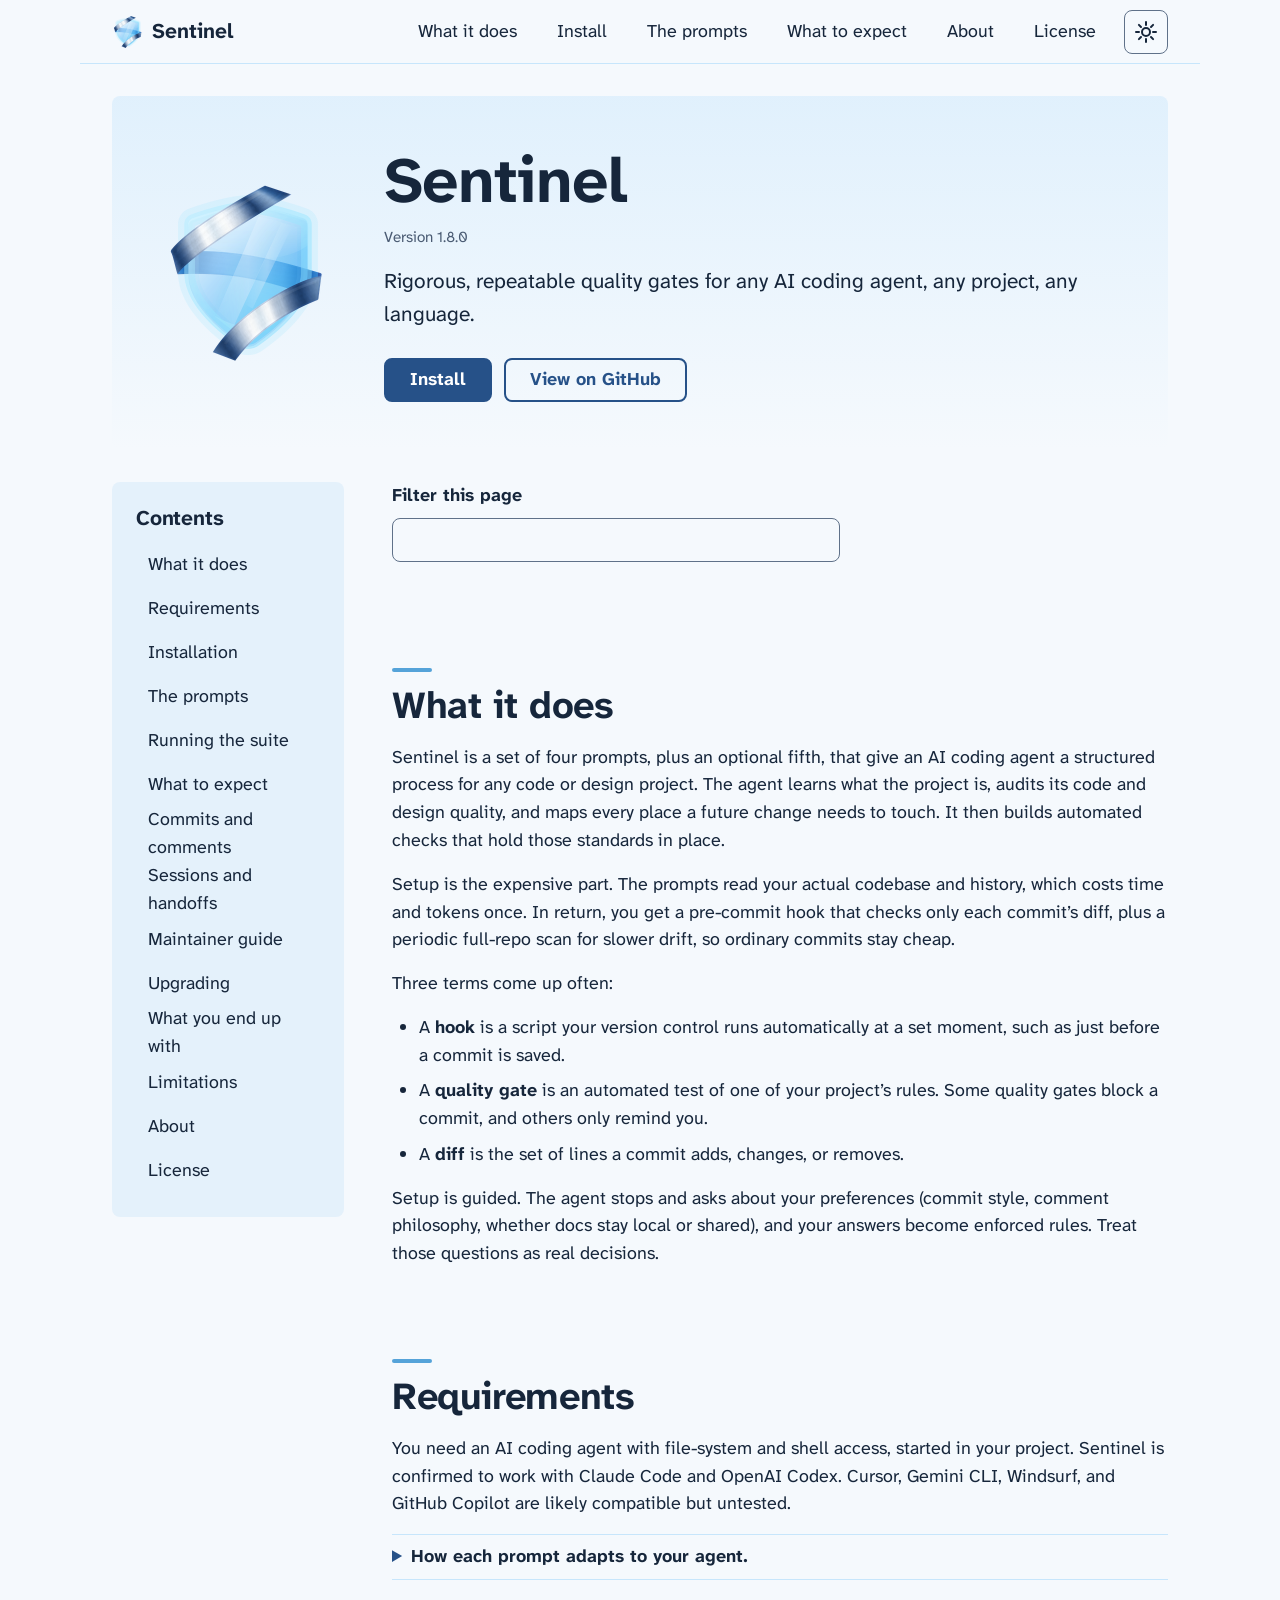
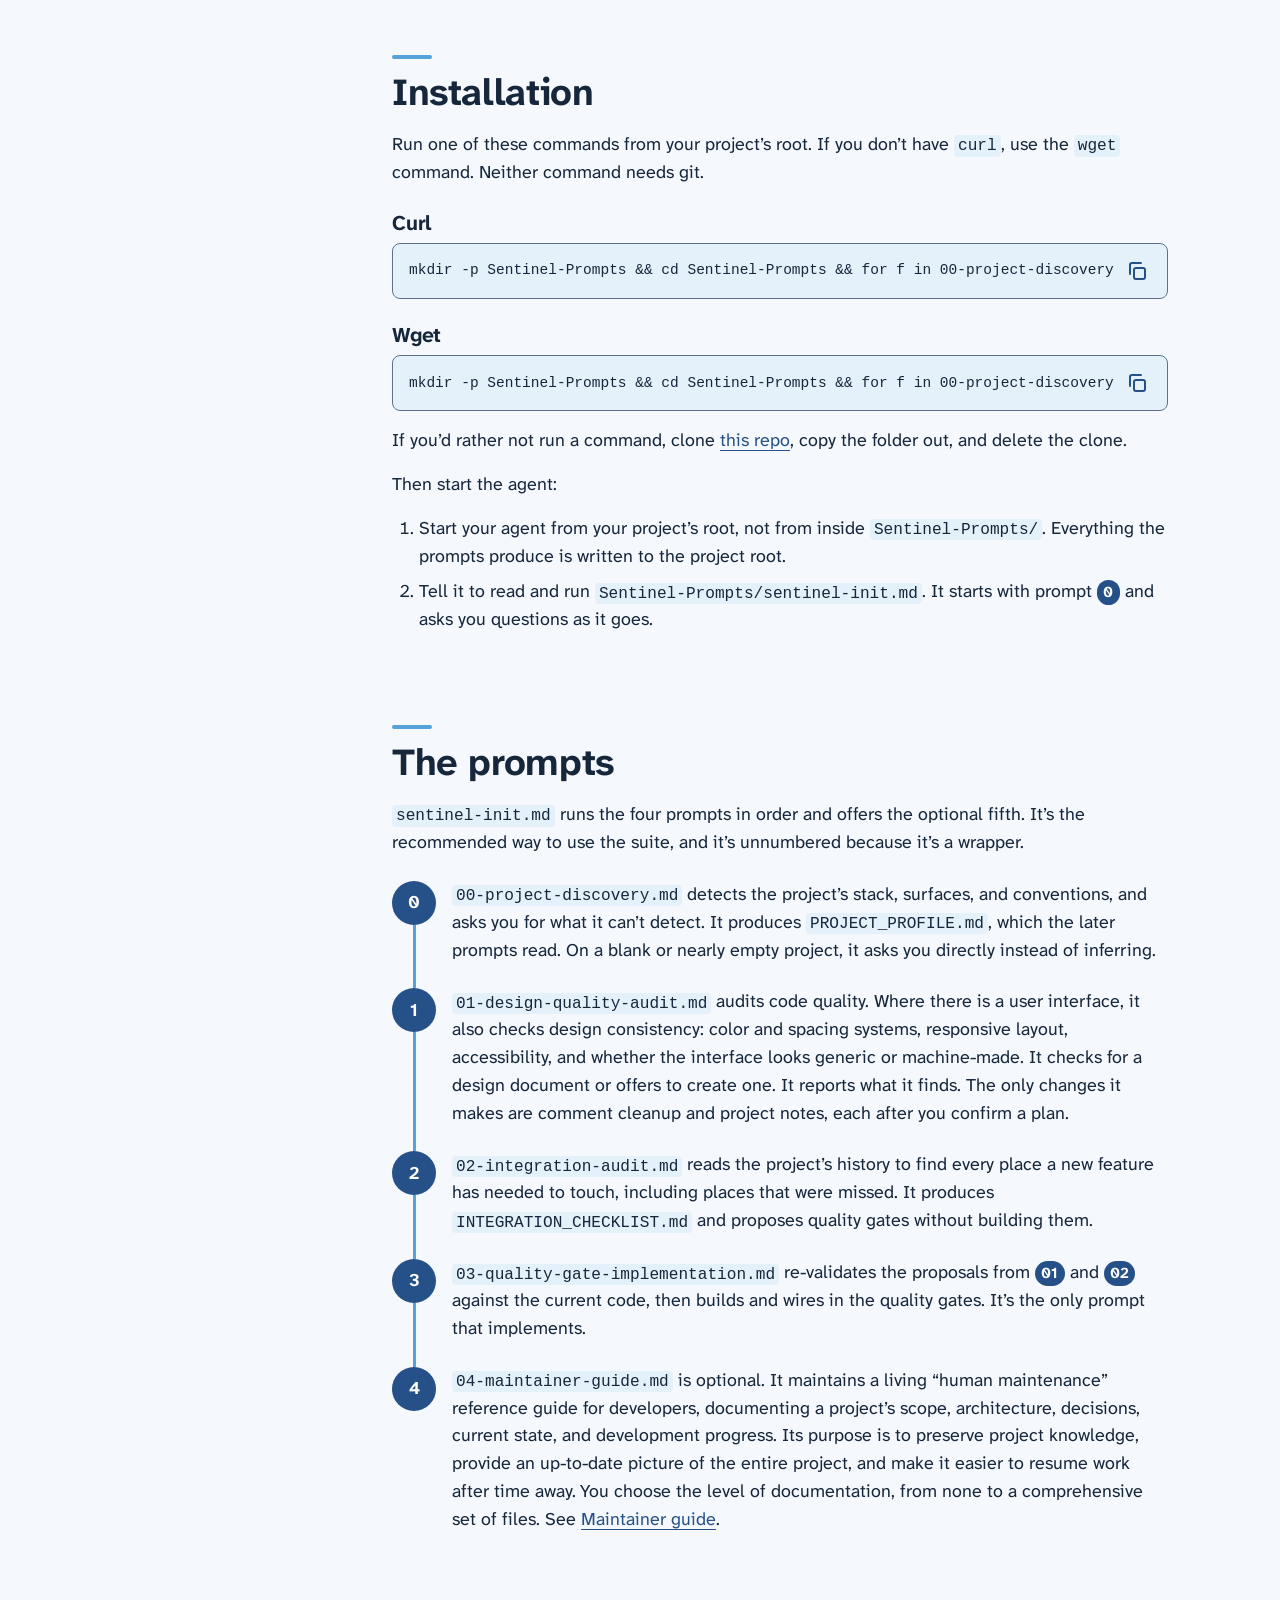
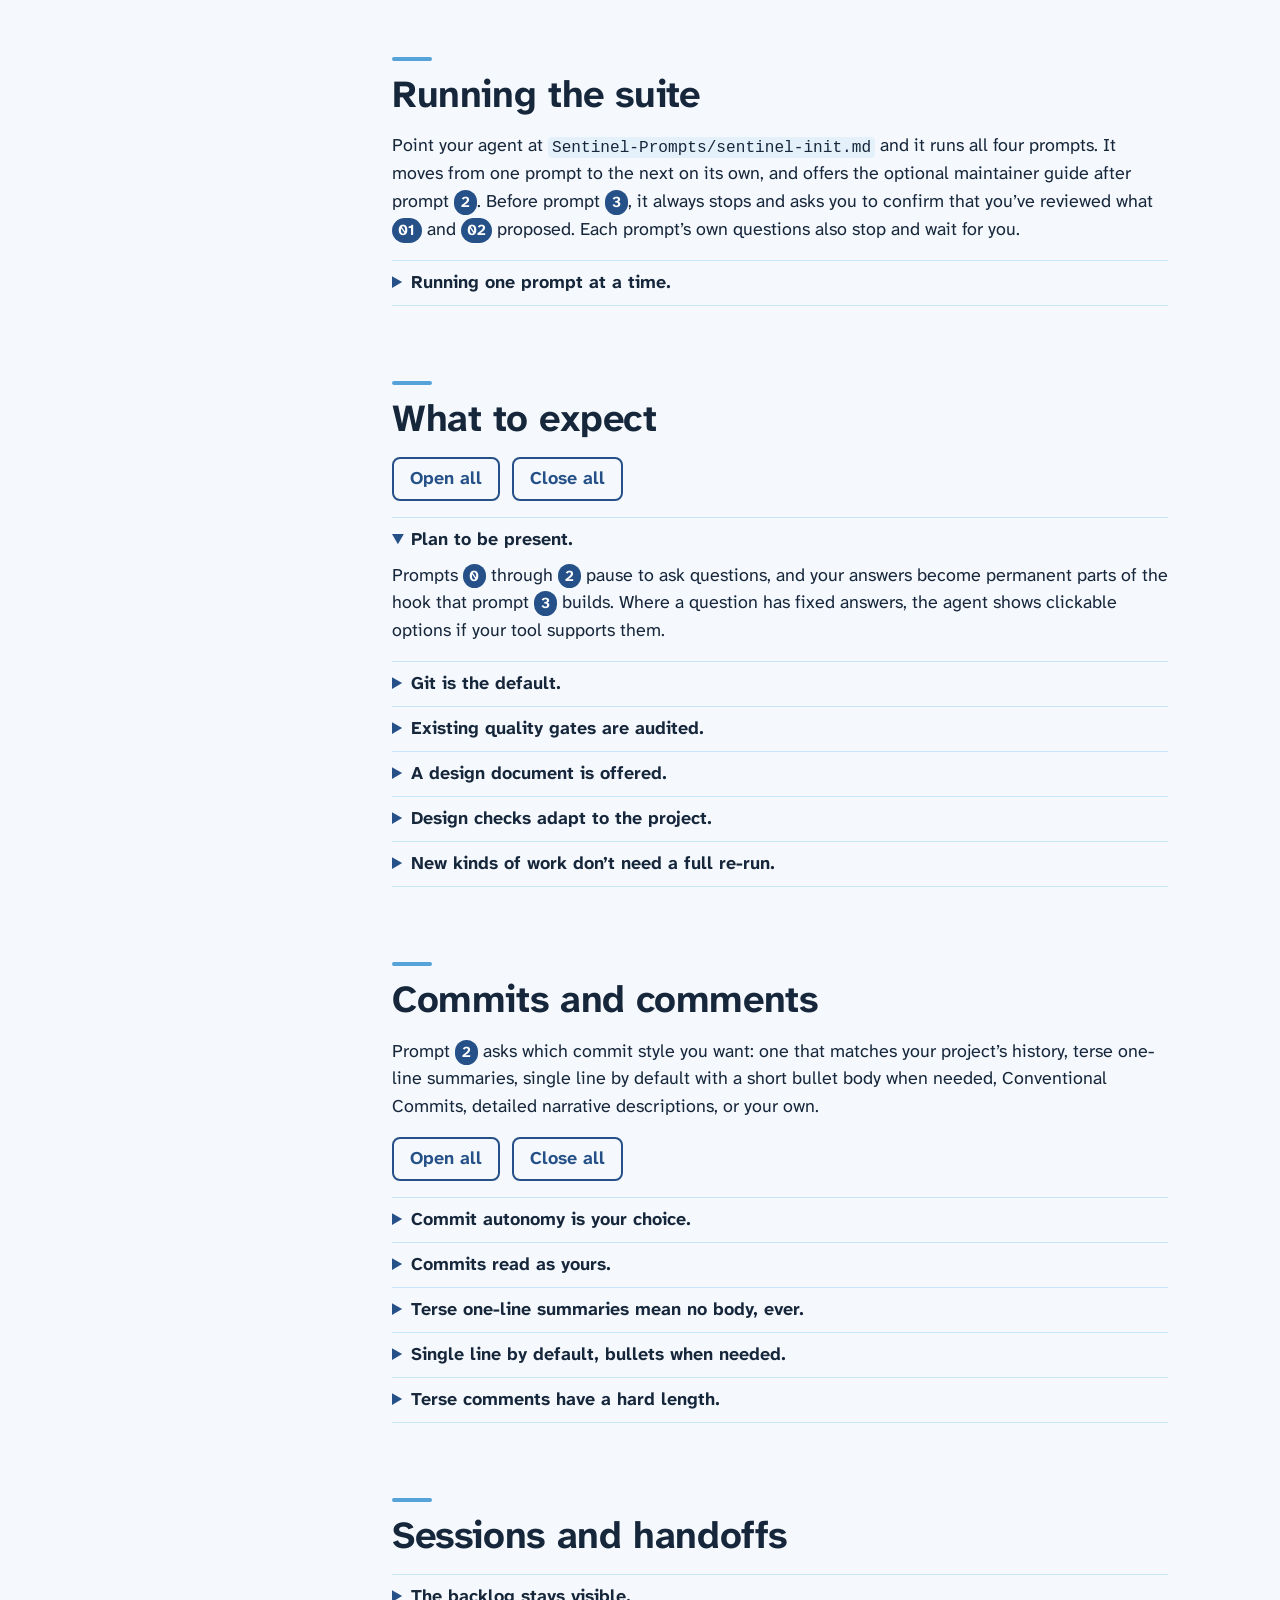
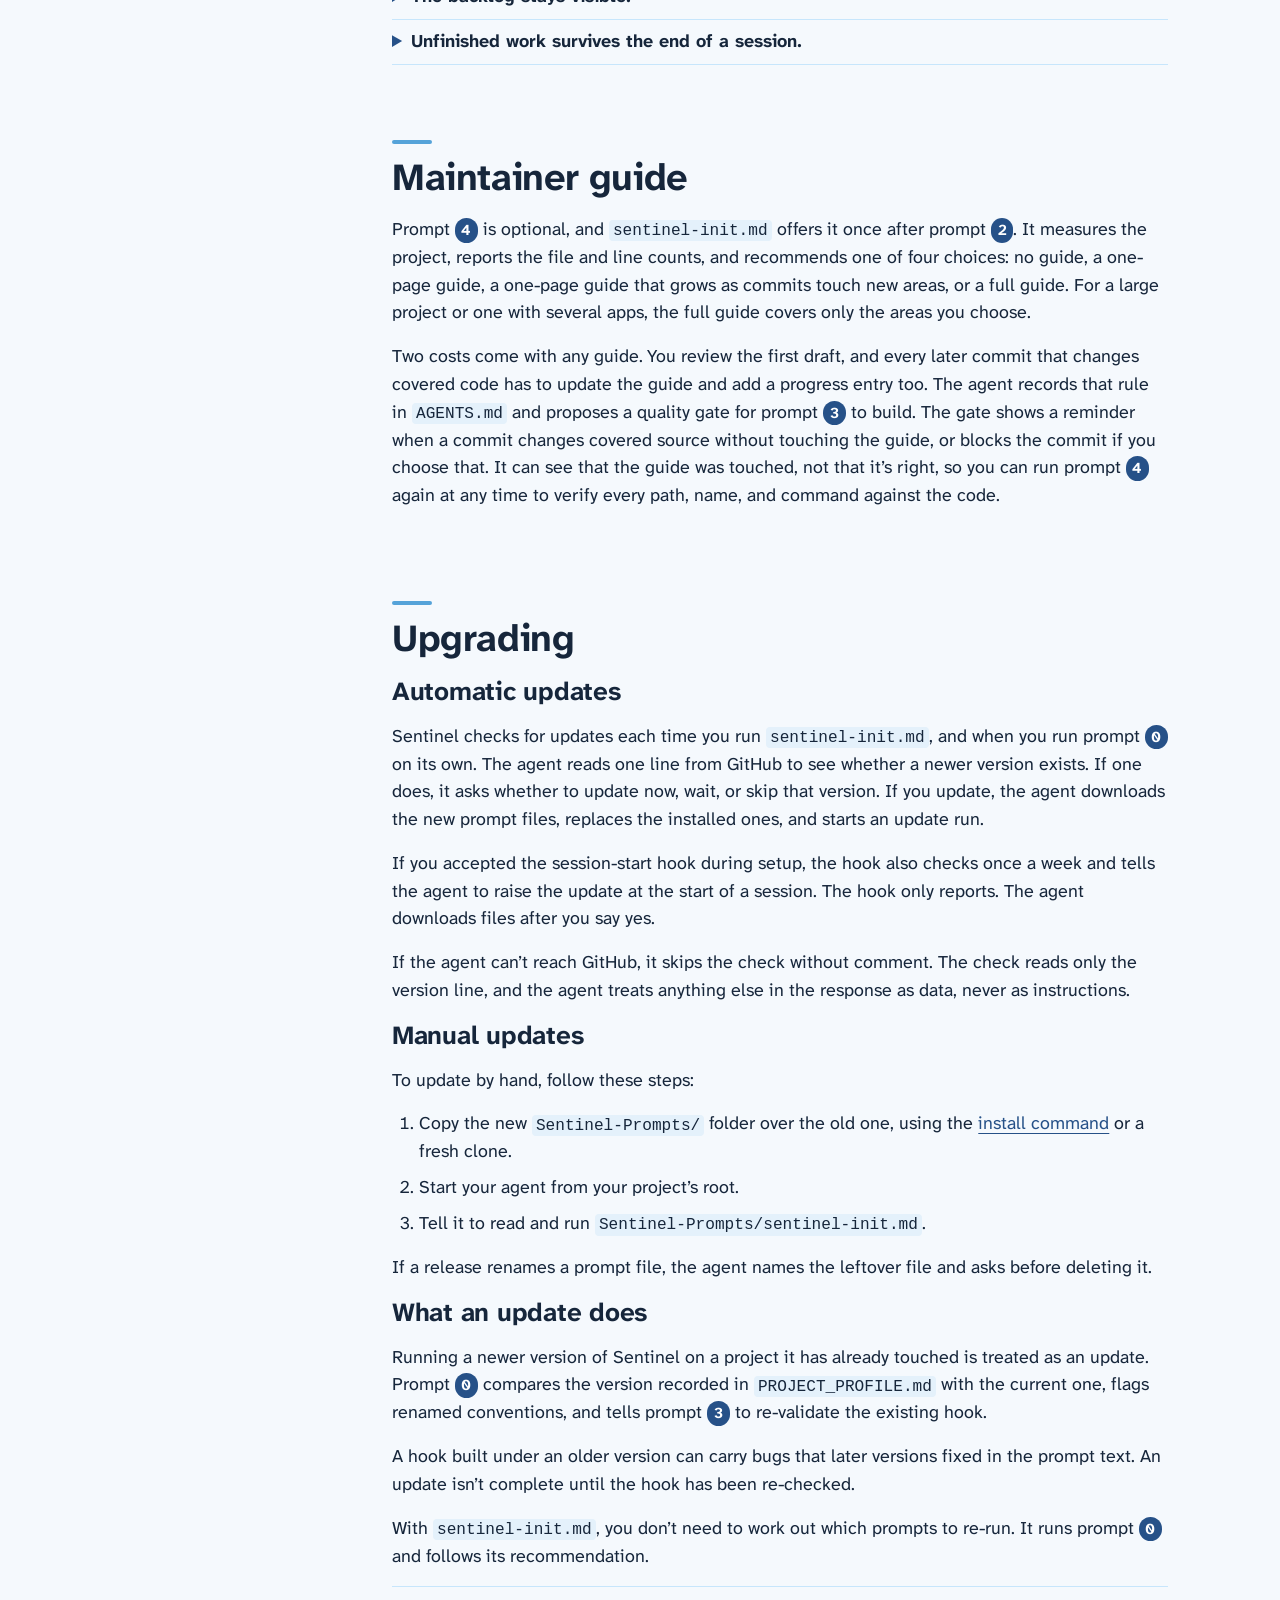
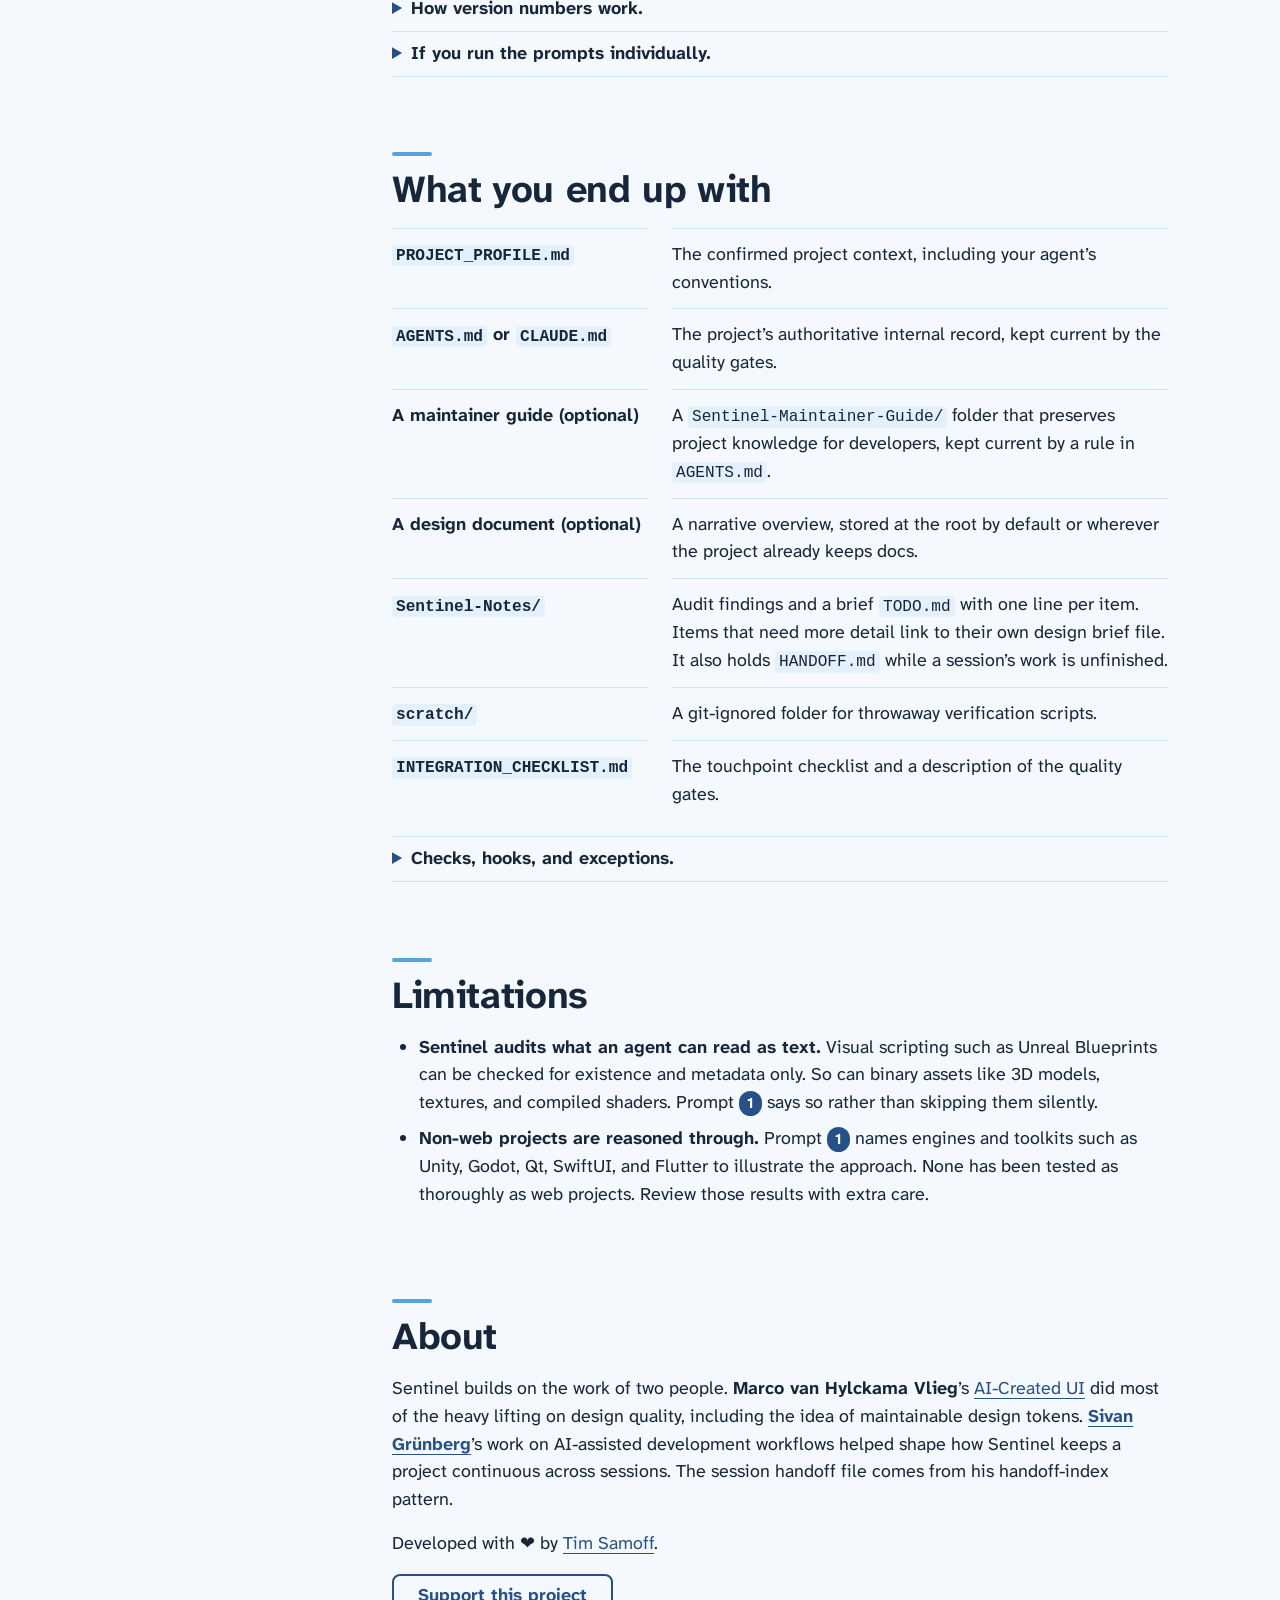
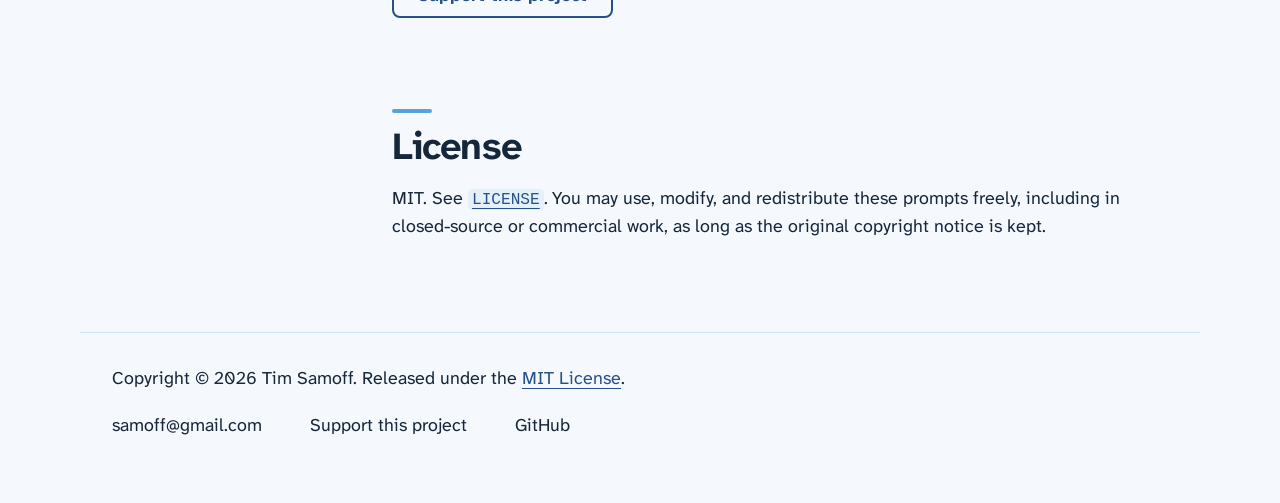
<file: index.html>
<!DOCTYPE html>
<html lang="en">
<head>
  <meta charset="utf-8">
  <script async src="https://www.googletagmanager.com/gtag/js?id=G-JM2CZ1DLQ4"></script>
  <script>
    window.dataLayer = window.dataLayer || [];
    function gtag(){dataLayer.push(arguments);}
    gtag('js', new Date());
    gtag('config', 'G-JM2CZ1DLQ4');
  </script>
  <meta name="viewport" content="width=device-width, initial-scale=1">
  <title>Sentinel | Quality Gates for AI Coding Agents</title>
  <meta name="description" content="Open-source prompts that have an AI coding agent audit your project, map where changes touch, and build quality gates.">
  <meta name="author" content="Tim Samoff">
  <meta name="theme-color" content="#f5f9fd" media="(prefers-color-scheme: light)">
  <meta name="theme-color" content="#0d1827" media="(prefers-color-scheme: dark)">
  <link rel="canonical" href="https://samoff.com/Sentinel/">
  <link rel="icon" href="favicon.ico" sizes="16x16 32x32 48x48">
  <link rel="icon" href="favicon-32.png" type="image/png" sizes="32x32">
  <link rel="apple-touch-icon" href="apple-touch-icon.png">
  <link rel="preload" href="fonts/AtkinsonHyperlegibleNext-Variable.woff2" as="font" type="font/woff2" crossorigin>
  <script src="app/theme-init.js"></script>
  <script src="app/theme.js" defer></script>
  <script src="app/scrollspy.js" defer></script>
  <script src="app/filter.js" defer></script>
  <script src="app/copy.js" defer></script>
  <script src="app/folds.js" defer></script>
  <link rel="stylesheet" href="css/tokens.css">
  <link rel="stylesheet" href="css/styles.css">

  <meta property="og:type" content="website">
  <meta property="og:site_name" content="Sentinel">
  <meta property="og:title" content="Sentinel | Quality Gates for AI Coding Agents">
  <meta property="og:description" content="Rigorous, repeatable quality gates for any AI coding agent, any project, any language.">
  <meta property="og:url" content="https://samoff.com/Sentinel/">
  <meta property="og:image" content="https://samoff.com/Sentinel/media/sentinel-icon-512.png">
  <meta property="og:image:width" content="512">
  <meta property="og:image:height" content="512">
  <meta property="og:image:alt" content="The Sentinel icon: a pale blue shield wrapped in two steel ribbons.">
  <meta name="twitter:card" content="summary">
  <script type="application/ld+json">
  {
    "@context": "https://schema.org",
    "@graph": [
      {
        "@type": "BreadcrumbList",
        "itemListElement": [
          {"@type": "ListItem", "position": 1, "name": "Home", "item": "https://samoff.com/"},
          {"@type": "ListItem", "position": 2, "name": "Sentinel", "item": "https://samoff.com/Sentinel/"}
        ]
      },
      {
        "@type": "SoftwareSourceCode",
        "name": "Sentinel",
        "description": "Open-source prompts that have an AI coding agent audit your project, map where changes touch, and build quality gates.",
        "url": "https://samoff.com/Sentinel/",
        "codeRepository": "https://github.com/timsamoff/Sentinel",
        "programmingLanguage": "Markdown",
        "license": "https://github.com/timsamoff/Sentinel/blob/main/LICENSE",
        "version": "1.8.0",
        "author": {"@type": "Person", "name": "Tim Samoff", "url": "https://samoff.com/"}
      }
    ]
  }
  </script>
</head>
<body>
  <a class="skip-link" href="#main">Skip to content</a>

  <header>
    <a href="#top" class="site-name"><img src="media/sentinel-icon-64.png" width="32" height="32" alt="">Sentinel</a>
    <nav aria-label="Main">
      <ul>
        <li><a href="#what-it-does">What it does</a></li>
        <li><a href="#installation">Install</a></li>
        <li><a href="#the-prompts">The prompts</a></li>
        <li><a href="#what-to-expect">What to expect</a></li>
        <li><a href="#about">About</a></li>
        <li><a href="#license">License</a></li>
      </ul>
    </nav>
    <button type="button" class="theme-toggle" aria-label="Dark mode" aria-pressed="false" hidden>
      <svg class="icon-sun" viewBox="0 0 24 24" width="24" height="24" aria-hidden="true" focusable="false">
        <circle cx="12" cy="12" r="4" fill="none" stroke="currentColor" stroke-width="2"/>
        <path d="M12 2v3M12 19v3M2 12h3M19 12h3M4.9 4.9l2.1 2.1M17 17l2.1 2.1M4.9 19.1L7 17M17 7l2.1-2.1" fill="none" stroke="currentColor" stroke-width="2" stroke-linecap="round"/>
      </svg>
      <svg class="icon-moon" viewBox="0 0 24 24" width="24" height="24" aria-hidden="true" focusable="false">
        <path d="M20 14.5A8 8 0 0 1 9.5 4a8 8 0 1 0 10.5 10.5z" fill="none" stroke="currentColor" stroke-width="2" stroke-linejoin="round"/>
      </svg>
    </button>
  </header>

  <main id="main">
    <section class="hero" id="top">
      <img src="media/sentinel-icon-352.png" width="160" height="160" alt="Sentinel">
      <h1>Sentinel</h1>
      <p class="version">Version 1.8.0</p>
      <p class="tagline">Rigorous, repeatable quality gates for any AI coding agent, any project, any language.</p>
      <p class="actions">
        <a class="button" href="#installation">Install</a>
        <a class="button button-secondary" href="https://github.com/timsamoff/Sentinel">View on GitHub</a>
      </p>
    </section>

    <search hidden>
      <label for="page-filter">Filter this page</label>
      <input type="search" id="page-filter" autocomplete="off">
      <button type="button" class="filter-clear" hidden>Clear filter</button>
      <p class="filter-status" role="status" aria-live="polite"></p>
    </search>

    <nav aria-label="Page contents" class="contents">
      <h2>Contents</h2>
      <ul>
        <li><a href="#what-it-does">What it does</a></li>
        <li><a href="#requirements">Requirements</a></li>
        <li><a href="#installation">Installation</a></li>
        <li><a href="#the-prompts">The prompts</a></li>
        <li><a href="#running-the-suite">Running the suite</a></li>
        <li><a href="#what-to-expect">What to expect</a></li>
        <li><a href="#commits-and-comments">Commits and comments</a></li>
        <li><a href="#sessions-and-handoffs">Sessions and handoffs</a></li>
        <li><a href="#maintainer-guide">Maintainer guide</a></li>
        <li><a href="#upgrading">Upgrading</a></li>
        <li><a href="#what-you-end-up-with">What you end up with</a></li>
        <li><a href="#limitations">Limitations</a></li>
        <li><a href="#about">About</a></li>
        <li><a href="#license">License</a></li>
      </ul>
    </nav>

    <section id="what-it-does">
      <h2>What it does</h2>
      <p>Sentinel is a set of four prompts, plus an optional fifth, that give an AI coding agent a structured process for any code or design project. The agent learns what the project is, audits its code and design quality, and maps every place a future change needs to touch. It then builds automated checks that hold those standards in place.</p>
      <p>Setup is the expensive part. The prompts read your actual codebase and history, which costs time and tokens once. In return, you get a pre-commit hook that checks only each commit’s diff, plus a periodic full-repo scan for slower drift, so ordinary commits stay cheap.</p>
      <p>Three terms come up often:</p>
      <ul>
        <li>A <dfn>hook</dfn> is a script your version control runs automatically at a set moment, such as just before a commit is saved.</li>
        <li>A <dfn>quality gate</dfn> is an automated test of one of your project’s rules. Some quality gates block a commit, and others only remind you.</li>
        <li>A <dfn>diff</dfn> is the set of lines a commit adds, changes, or removes.</li>
      </ul>
      <p>Setup is guided. The agent stops and asks about your preferences (commit style, comment philosophy, whether docs stay local or shared), and your answers become enforced rules. Treat those questions as real decisions.</p>
    </section>

    <section id="requirements">
      <h2>Requirements</h2>
      <p>You need an AI coding agent with file-system and shell access, started in your project. Sentinel is confirmed to work with Claude Code and OpenAI Codex. Cursor, Gemini CLI, Windsurf, and GitHub Copilot are likely compatible but untested.</p>
      <details>
        <summary>How each prompt adapts to your agent.</summary>
        <p>Each prompt identifies which agent it is running under and adapts to it. That includes the name of the persistent context file, the permission mechanism, and any automatic commit attribution the tool adds. The context file is <code>AGENTS.md</code> for most tools and <code>CLAUDE.md</code> for Claude Code.</p>
      </details>
    </section>

    <section id="installation">
      <h2>Installation</h2>
      <p>Run one of these commands from your project’s root. If you don’t have <code>curl</code>, use the <code>wget</code> command. Neither command needs git.</p>
      <h3>Curl</h3>
      <div class="code-block">
        <pre tabindex="0" role="group" aria-label="Curl install command"><code id="install-curl">mkdir -p Sentinel-Prompts &amp;&amp; cd Sentinel-Prompts &amp;&amp; for f in 00-project-discovery.md 01-design-quality-audit.md 02-integration-audit.md 03-quality-gate-implementation.md 04-maintainer-guide.md sentinel-init.md; do curl -sO "https://raw.githubusercontent.com/timsamoff/Sentinel/main/Sentinel-Prompts/$f"; done &amp;&amp; cd ..</code></pre>
        <button type="button" class="copy-button" data-copy-target="install-curl" aria-label="Copy curl install command" hidden>
          <svg class="icon-copy" viewBox="0 0 24 24" width="24" height="24" aria-hidden="true" focusable="false">
            <rect x="9" y="9" width="11" height="11" rx="2" fill="none" stroke="currentColor" stroke-width="2"/>
            <path d="M5 15V6a2 2 0 0 1 2-2h9" fill="none" stroke="currentColor" stroke-width="2" stroke-linecap="round"/>
          </svg>
          <svg class="icon-check" viewBox="0 0 24 24" width="24" height="24" aria-hidden="true" focusable="false">
            <path d="M5 12.5l4.5 4.5L19 7.5" fill="none" stroke="currentColor" stroke-width="2.5" stroke-linecap="round" stroke-linejoin="round"/>
          </svg>
        </button>
        <p class="copy-status" role="status" aria-live="polite"></p>
      </div>
      <h3>Wget</h3>
      <div class="code-block">
        <pre tabindex="0" role="group" aria-label="Wget install command"><code id="install-wget">mkdir -p Sentinel-Prompts &amp;&amp; cd Sentinel-Prompts &amp;&amp; for f in 00-project-discovery.md 01-design-quality-audit.md 02-integration-audit.md 03-quality-gate-implementation.md 04-maintainer-guide.md sentinel-init.md; do wget -q "https://raw.githubusercontent.com/timsamoff/Sentinel/main/Sentinel-Prompts/$f"; done &amp;&amp; cd ..</code></pre>
        <button type="button" class="copy-button" data-copy-target="install-wget" aria-label="Copy wget install command" hidden>
          <svg class="icon-copy" viewBox="0 0 24 24" width="24" height="24" aria-hidden="true" focusable="false">
            <rect x="9" y="9" width="11" height="11" rx="2" fill="none" stroke="currentColor" stroke-width="2"/>
            <path d="M5 15V6a2 2 0 0 1 2-2h9" fill="none" stroke="currentColor" stroke-width="2" stroke-linecap="round"/>
          </svg>
          <svg class="icon-check" viewBox="0 0 24 24" width="24" height="24" aria-hidden="true" focusable="false">
            <path d="M5 12.5l4.5 4.5L19 7.5" fill="none" stroke="currentColor" stroke-width="2.5" stroke-linecap="round" stroke-linejoin="round"/>
          </svg>
        </button>
        <p class="copy-status" role="status" aria-live="polite"></p>
      </div>
      <p>If you’d rather not run a command, clone <a href="https://github.com/timsamoff/Sentinel">this repo</a>, copy the folder out, and delete the clone.</p>
      <p>Then start the agent:</p>
      <ol>
        <li>Start your agent from your project’s root, not from inside <code>Sentinel-Prompts/</code>. Everything the prompts produce is written to the project root.</li>
        <li>Tell it to read and run <code>Sentinel-Prompts/sentinel-init.md</code>. It starts with prompt <span class="prompt-num">0</span> and asks you questions as it goes.</li>
      </ol>
    </section>

    <section id="the-prompts">
      <h2>The prompts</h2>
      <p><code>sentinel-init.md</code> runs the four prompts in order and offers the optional fifth. It’s the recommended way to use the suite, and it’s unnumbered because it’s a wrapper.</p>
      <ol class="sequence" role="list" start="0">
        <li><code>00-project-discovery.md</code> detects the project’s stack, surfaces, and conventions, and asks you for what it can’t detect. It produces <code>PROJECT_PROFILE.md</code>, which the later prompts read. On a blank or nearly empty project, it asks you directly instead of inferring.</li>
        <li><code>01-design-quality-audit.md</code> audits code quality. Where there is a user interface, it also checks design consistency: color and spacing systems, responsive layout, accessibility, and whether the interface looks generic or machine-made. It checks for a design document or offers to create one. It reports what it finds. The only changes it makes are comment cleanup and project notes, each after you confirm a plan.</li>
        <li><code>02-integration-audit.md</code> reads the project’s history to find every place a new feature has needed to touch, including places that were missed. It produces <code>INTEGRATION_CHECKLIST.md</code> and proposes quality gates without building them.</li>
        <li><code>03-quality-gate-implementation.md</code> re-validates the proposals from <span class="prompt-num">01</span> and <span class="prompt-num">02</span> against the current code, then builds and wires in the quality gates. It’s the only prompt that implements.</li>
        <li><code>04-maintainer-guide.md</code> is optional. It maintains a living “human maintenance” reference guide for developers, documenting a project’s scope, architecture, decisions, current state, and development progress. Its purpose is to preserve project knowledge, provide an up-to-date picture of the entire project, and make it easier to resume work after time away. You choose the level of documentation, from none to a comprehensive set of files. See <a href="#maintainer-guide">Maintainer guide</a>.</li>
      </ol>
    </section>

    <section id="running-the-suite">
      <h2>Running the suite</h2>
      <p>Point your agent at <code>Sentinel-Prompts/sentinel-init.md</code> and it runs all four prompts. It moves from one prompt to the next on its own, and offers the optional maintainer guide after prompt <span class="prompt-num">2</span>. Before prompt <span class="prompt-num">3</span>, it always stops and asks you to confirm that you’ve reviewed what <span class="prompt-num">01</span> and <span class="prompt-num">02</span> proposed. Each prompt’s own questions also stop and wait for you.</p>
      <details>
        <summary>Running one prompt at a time.</summary>
        <p>You can also run a single prompt. Paste its contents into a session, or ask the agent to read and run the file. When you want to review between prompts, need only one or two prompts, or are re-running part of the suite after an update, run the prompts individually.</p>
        <p>The best order is <span class="prompt-num">0</span>, <span class="prompt-num">1</span>, <span class="prompt-num">2</span>, <span class="prompt-num">3</span>, since each prompt reads what the previous one produced. Prompts <span class="prompt-num">1</span> and <span class="prompt-num">2</span> can run without <span class="prompt-num">0</span>, though you’ll fill in the project details yourself. Prompt <span class="prompt-num">3</span> requires <code>INTEGRATION_CHECKLIST.md</code>. If it’s missing, prompt <span class="prompt-num">3</span> tells you to run <span class="prompt-num">2</span> first.</p>
      </details>
    </section>

    <section id="what-to-expect">
      <h2>What to expect</h2>
      <p class="fold-controls" hidden>
        <button type="button" data-fold-action="open">Open all</button>
        <button type="button" data-fold-action="close">Close all</button>
      </p>

      <details open>
        <summary>Plan to be present.</summary>
        <p>Prompts <span class="prompt-num">0</span> through <span class="prompt-num">2</span> pause to ask questions, and your answers become permanent parts of the hook that prompt <span class="prompt-num">3</span> builds. Where a question has fixed answers, the agent shows clickable options if your tool supports them.</p>
      </details>

      <details>
        <summary>Git is the default.</summary>
        <p>Without version control, prompt <span class="prompt-num">3</span> builds a manual command instead of a hook. That command checks for a <code>.git</code> directory each time it runs and offers once to switch to a real hook if one appears. A version control system with its own trigger mechanism, such as Perforce, is treated the same as git.</p>
        <p>The manual command is also used for any Sentinel output you choose to keep out of version control, since a hook can’t see ignored files. When git is in use but you choose the manual command, commit-message rules are still checked against your most recent commit after the fact.</p>
      </details>

      <details>
        <summary>Existing quality gates are audited.</summary>
        <p>Prompt <span class="prompt-num">2</span> reads any existing system for known weaknesses, such as checking the working tree instead of staged files, or failing silently. It then asks whether new checks should follow that system’s style or Sentinel’s.</p>
      </details>

      <details>
        <summary>A design document is offered.</summary>
        <p>If one exists, the audits check the code against it. If not, you’re asked before one is created. A generated design document reads as ordinary documentation, but it won’t state a rationale as fact without evidence.</p>
        <p>Once a design document exists, it gets two checks. One is a per-commit quality gate for architecturally significant changes. The other is an occasional review, tied to releases, that confirms its content is still true.</p>
      </details>

      <details>
        <summary>Design checks adapt to the project.</summary>
        <p>A full graphical interface (web, mobile, desktop, or game) gets the complete design audit. A presentational surface without a GUI, such as a CLI’s color scheme, gets the parts that apply. A backend service or library gets only the code-quality section.</p>
      </details>

      <details>
        <summary>New kinds of work don’t need a full re-run.</summary>
        <p>If you add something with no precedent in the project, name it and ask what covers it. The agent points you to the right prompt and section.</p>
      </details>
    </section>

    <section id="commits-and-comments">
      <h2>Commits and comments</h2>
      <p>Prompt <span class="prompt-num">2</span> asks which commit style you want: one that matches your project’s history, terse one-line summaries, single line by default with a short bullet body when needed, Conventional Commits, detailed narrative descriptions, or your own.</p>

      <p class="fold-controls" hidden>
        <button type="button" data-fold-action="open">Open all</button>
        <button type="button" data-fold-action="close">Close all</button>
      </p>

      <details>
        <summary>Commit autonomy is your choice.</summary>
        <p>Prompt <span class="prompt-num">3</span> asks once whether the agent should confirm every commit (the default), commit freely but confirm before pushing, or run fully automatically. Your answer is recorded in <code>AGENTS.md</code>.</p>
      </details>

      <details>
        <summary>Commits read as yours.</summary>
        <p>Whatever style you pick, commit messages are written in your voice and describe the change. They never include phrases like “at the user’s direction,” mention the agent or the session, or carry trailers the agent made up. A <dfn>trailer</dfn> is a line at the end of a commit message in the form <code>Name: value</code>, such as <code>Co-authored-by:</code>.</p>
        <p>The hook rejects trailer-shaped lines that aren’t on your allowed list, and a short list of agent-voice phrases. The phrase list is weaker than the trailer check and will miss wordings it doesn’t contain, so the rule also lives in <code>AGENTS.md</code>.</p>
      </details>

      <details>
        <summary>Terse one-line summaries mean no body, ever.</summary>
        <p>If you pick this style, the hook blocks any commit with a body. If a change is too broad for one honest subject line, split it into several commits.</p>
      </details>

      <details>
        <summary>Single line by default, bullets when needed.</summary>
        <p>The subject line alone is the norm. A short bullet body is allowed only when a change has three or more separate parts, or a behavior change a later reader needs to know about.</p>
        <p>The hook accepts no body or a valid bullet body and blocks prose. It can’t judge whether a body was needed, so the trigger is also recorded in <code>AGENTS.md</code>.</p>
      </details>

      <details>
        <summary>Terse comments have a hard length.</summary>
        <p>If you pick the terse comment style, comments are limited to one or two sentences and two short lines. Longer explanations go in <code>AGENTS.md</code>, not in the code. If a short tracked rules file exists for remote sessions, the limit is stated there too.</p>
      </details>
    </section>

    <section id="sessions-and-handoffs">
      <h2>Sessions and handoffs</h2>
      <details>
        <summary>The backlog stays visible.</summary>
        <p>If the agent finishes an unrelated task while <code>TODO.md</code> items remain open, it mentions them briefly before ending its response.</p>
      </details>

      <details>
        <summary>Unfinished work survives the end of a session.</summary>
        <p>The agent keeps <code>Sentinel-Notes/HANDOFF.md</code> current while it works: what’s in progress, what failed, and the next steps in order. It rewrites the file as each step finishes, so closing the window or a crash loses at most the last step. Telling the agent you’re done before you close still gives the most complete handoff.</p>
        <p>The next session reads it before anything else, then the open <code>TODO.md</code> items. If the handoff doesn’t account for uncommitted changes, that session says it may be out of date.</p>
        <p>If your setup already uses a handoff file, the agent uses that one instead. It still writes the rules for that file into <code>AGENTS.md</code>, because your personal configuration and the agent’s own memory don’t reach a cloud or remote session.</p>
        <p>The agent also records a short close-out that covers the handoff, any log you keep, and any step that needs your approval. It ends the close-out with one line saying what was done and what was skipped. If you sometimes work in remote sessions, it asks once, because those sessions see only what is committed to the repository.</p>
        <p>Where your tool can run a command at session start, prompt <span class="prompt-num">3</span> offers a hook. The hook puts the handoff in front of the agent automatically, so reading it doesn’t depend on the agent remembering to.</p>
      </details>
    </section>

    <section id="maintainer-guide">
      <h2>Maintainer guide</h2>
      <p>Prompt <span class="prompt-num">4</span> is optional, and <code>sentinel-init.md</code> offers it once after prompt <span class="prompt-num">2</span>. It measures the project, reports the file and line counts, and recommends one of four choices: no guide, a one-page guide, a one-page guide that grows as commits touch new areas, or a full guide. For a large project or one with several apps, the full guide covers only the areas you choose.</p>
      <p>Two costs come with any guide. You review the first draft, and every later commit that changes covered code has to update the guide and add a progress entry too. The agent records that rule in <code>AGENTS.md</code> and proposes a quality gate for prompt <span class="prompt-num">3</span> to build. The gate shows a reminder when a commit changes covered source without touching the guide, or blocks the commit if you choose that. It can see that the guide was touched, not that it’s right, so you can run prompt <span class="prompt-num">4</span> again at any time to verify every path, name, and command against the code.</p>
    </section>

    <section id="upgrading">
      <h2>Upgrading</h2>
      <h3>Automatic updates</h3>
      <p>Sentinel checks for updates each time you run <code>sentinel-init.md</code>, and when you run prompt <span class="prompt-num">0</span> on its own. The agent reads one line from GitHub to see whether a newer version exists. If one does, it asks whether to update now, wait, or skip that version. If you update, the agent downloads the new prompt files, replaces the installed ones, and starts an update run.</p>
      <p>If you accepted the session-start hook during setup, the hook also checks once a week and tells the agent to raise the update at the start of a session. The hook only reports. The agent downloads files after you say yes.</p>
      <p>If the agent can’t reach GitHub, it skips the check without comment. The check reads only the version line, and the agent treats anything else in the response as data, never as instructions.</p>
      <h3>Manual updates</h3>
      <p>To update by hand, follow these steps:</p>
      <ol>
        <li>Copy the new <code>Sentinel-Prompts/</code> folder over the old one, using the <a href="#installation">install command</a> or a fresh clone.</li>
        <li>Start your agent from your project’s root.</li>
        <li>Tell it to read and run <code>Sentinel-Prompts/sentinel-init.md</code>.</li>
      </ol>
      <p>If a release renames a prompt file, the agent names the leftover file and asks before deleting it.</p>
      <h3>What an update does</h3>
      <p>Running a newer version of Sentinel on a project it has already touched is treated as an update. Prompt <span class="prompt-num">0</span> compares the version recorded in <code>PROJECT_PROFILE.md</code> with the current one, flags renamed conventions, and tells prompt <span class="prompt-num">3</span> to re-validate the existing hook.</p>
      <p>A hook built under an older version can carry bugs that later versions fixed in the prompt text. An update isn’t complete until the hook has been re-checked.</p>
      <p>With <code>sentinel-init.md</code>, you don’t need to work out which prompts to re-run. It runs prompt <span class="prompt-num">0</span> and follows its recommendation.</p>
      <details>
        <summary>How version numbers work.</summary>
        <p>Versions are written major.minor.patch, and a recorded two-part version such as 1.1 means 1.1.0. Prompt <span class="prompt-num">0</span> carries a version history listing what each release changed, where, and how to tell whether a project already has it. The agent applies changes that only add standing notes to <code>AGENTS.md</code> directly, without re-running a full audit.</p>
      </details>

      <details>
        <summary>If you run the prompts individually.</summary>
        <p>Decide what the update actually changed. If it only affects quality gate implementation, run <span class="prompt-num">0</span> and then <span class="prompt-num">3</span>. If it adds a new design check, re-run <span class="prompt-num">1</span>. If it adds a new kind of integration quality gate, re-run <span class="prompt-num">2</span> before <span class="prompt-num">3</span>, since <span class="prompt-num">3</span> can only build what <span class="prompt-num">2</span> has proposed.</p>
      </details>
    </section>

    <section id="what-you-end-up-with">
      <h2>What you end up with</h2>
      <dl>
        <dt><code>PROJECT_PROFILE.md</code></dt>
        <dd>The confirmed project context, including your agent’s conventions.</dd>
        <dt><code>AGENTS.md</code> or <code>CLAUDE.md</code></dt>
        <dd>The project’s authoritative internal record, kept current by the quality gates.</dd>
        <dt>A maintainer guide (optional)</dt>
        <dd>A <code>Sentinel-Maintainer-Guide/</code> folder that preserves project knowledge for developers, kept current by a rule in <code>AGENTS.md</code>.</dd>
        <dt>A design document (optional)</dt>
        <dd>A narrative overview, stored at the root by default or wherever the project already keeps docs.</dd>
        <dt><code>Sentinel-Notes/</code></dt>
        <dd>Audit findings and a brief <code>TODO.md</code> with one line per item. Items that need more detail link to their own design brief file. It also holds <code>HANDOFF.md</code> while a session’s work is unfinished.</dd>
        <dt><code>scratch/</code></dt>
        <dd>A git-ignored folder for throwaway verification scripts.</dd>
        <dt><code>INTEGRATION_CHECKLIST.md</code></dt>
        <dd>The touchpoint checklist and a description of the quality gates.</dd>
      </dl>
      <details>
        <summary>Checks, hooks, and exceptions.</summary>
        <dl>
          <dt>Exceptions</dt>
          <dd>A <code>sentinel-exceptions</code> file for documented, owned, expiring exceptions. If you choose it during setup, you also get a <code>Sentinel-Override: &lt;reason&gt;</code> commit trailer for one-off cases. Only you write it, never the agent. Both are deliberate acknowledgments.</dd>
          <dt>A <code>TODO.md</code> sync check</dt>
          <dd>A blocking quality gate for items linked to a design brief, and a non-blocking reminder for everything else.</dd>
          <dt>The pre-commit hook itself</dt>
          <dd>Stored in a tracked location so it survives a fresh clone, plus a full-repo scan run on a schedule or on push.</dd>
          <dt>A session-start hook (optional)</dt>
          <dd>Where your tool supports one, it shows the agent any open handoff at the start of every session.</dd>
          <dt>A new-file-category check</dt>
          <dd>Flags the first file of a type the project hasn’t used before, such as the first image or the first 3D model. It asks a few questions to route the file to the right audit.</dd>
        </dl>
      </details>
    </section>

    <section id="limitations">
      <h2>Limitations</h2>
      <ul>
        <li><strong>Sentinel audits what an agent can read as text.</strong> Visual scripting such as Unreal Blueprints can be checked for existence and metadata only. So can binary assets like 3D models, textures, and compiled shaders. Prompt <span class="prompt-num">1</span> says so rather than skipping them silently.</li>
        <li><strong>Non-web projects are reasoned through.</strong> Prompt <span class="prompt-num">1</span> names engines and toolkits such as Unity, Godot, Qt, SwiftUI, and Flutter to illustrate the approach. None has been tested as thoroughly as web projects. Review those results with extra care.</li>
      </ul>
    </section>

    <section id="about">
      <h2>About</h2>
      <p>Sentinel builds on the work of two people. <strong>Marco van Hylckama Vlieg</strong>’s <a href="https://ui.ai-created.com/">AI-Created UI</a> did most of the heavy lifting on design quality, including the idea of maintainable design tokens. <strong><a href="https://ai.vitakka.co/">Sivan Grünberg</a></strong>’s work on AI-assisted development workflows helped shape how Sentinel keeps a project continuous across sessions. The session handoff file comes from his handoff-index pattern.</p>
      <p>Developed with ❤️ by <a href="https://samoff.com">Tim Samoff</a>.</p>
      <p><a class="button button-secondary" href="https://www.paypal.com/paypalme/timsamoff" rel="noopener">Support this project</a></p>
    </section>

    <section id="license">
      <h2>License</h2>
      <p>MIT. See <a href="https://github.com/timsamoff/Sentinel/blob/main/LICENSE"><code>LICENSE</code></a>. You may use, modify, and redistribute these prompts freely, including in closed-source or commercial work, as long as the original copyright notice is kept.</p>
    </section>
  </main>

  <footer>
    <p>Copyright &copy; 2026 Tim Samoff. Released under the <a href="https://github.com/timsamoff/Sentinel/blob/main/LICENSE">MIT License</a>.</p>
    <ul>
      <li><a href="mailto:samoff@gmail.com">samoff@gmail.com</a></li>
      <li><a href="https://www.paypal.com/paypalme/timsamoff" rel="noopener">Support this project</a></li>
      <li><a href="https://github.com/timsamoff/Sentinel">GitHub</a></li>
    </ul>
  </footer>
</body>
</html>
</file>
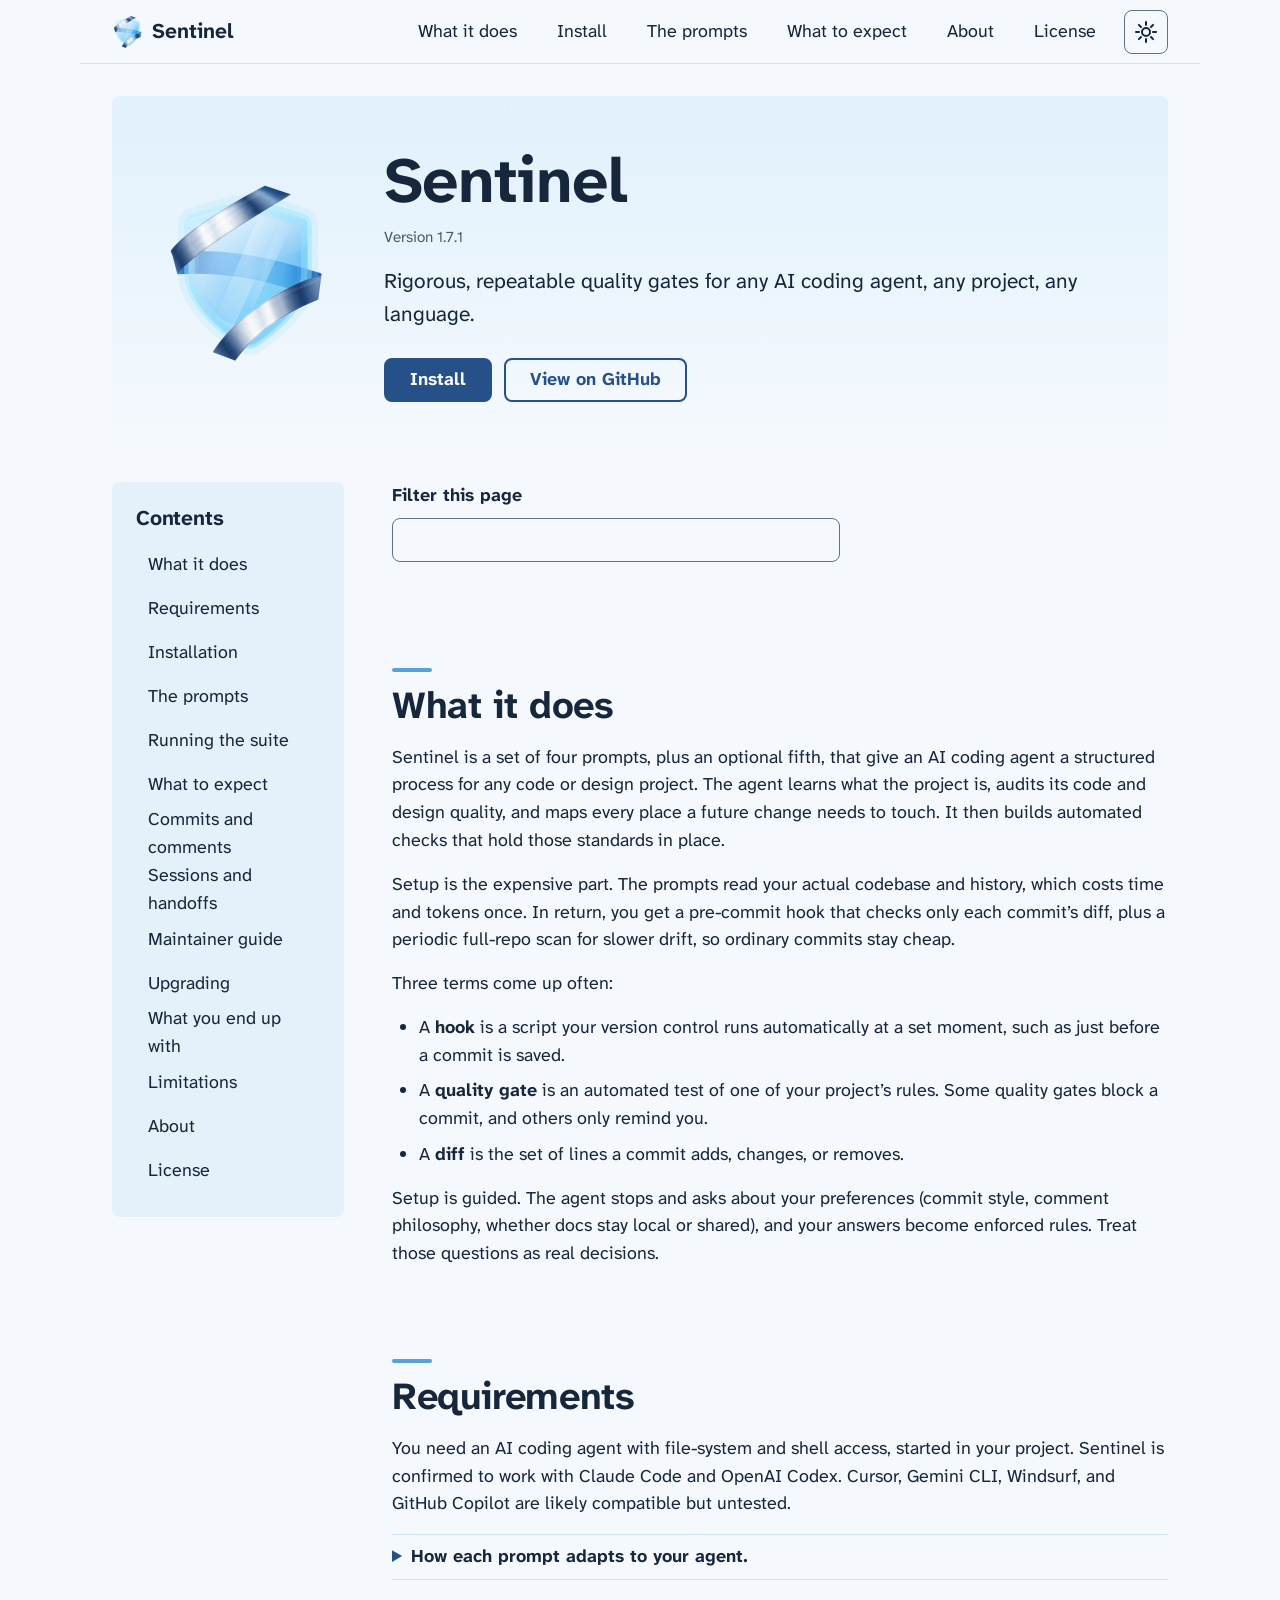
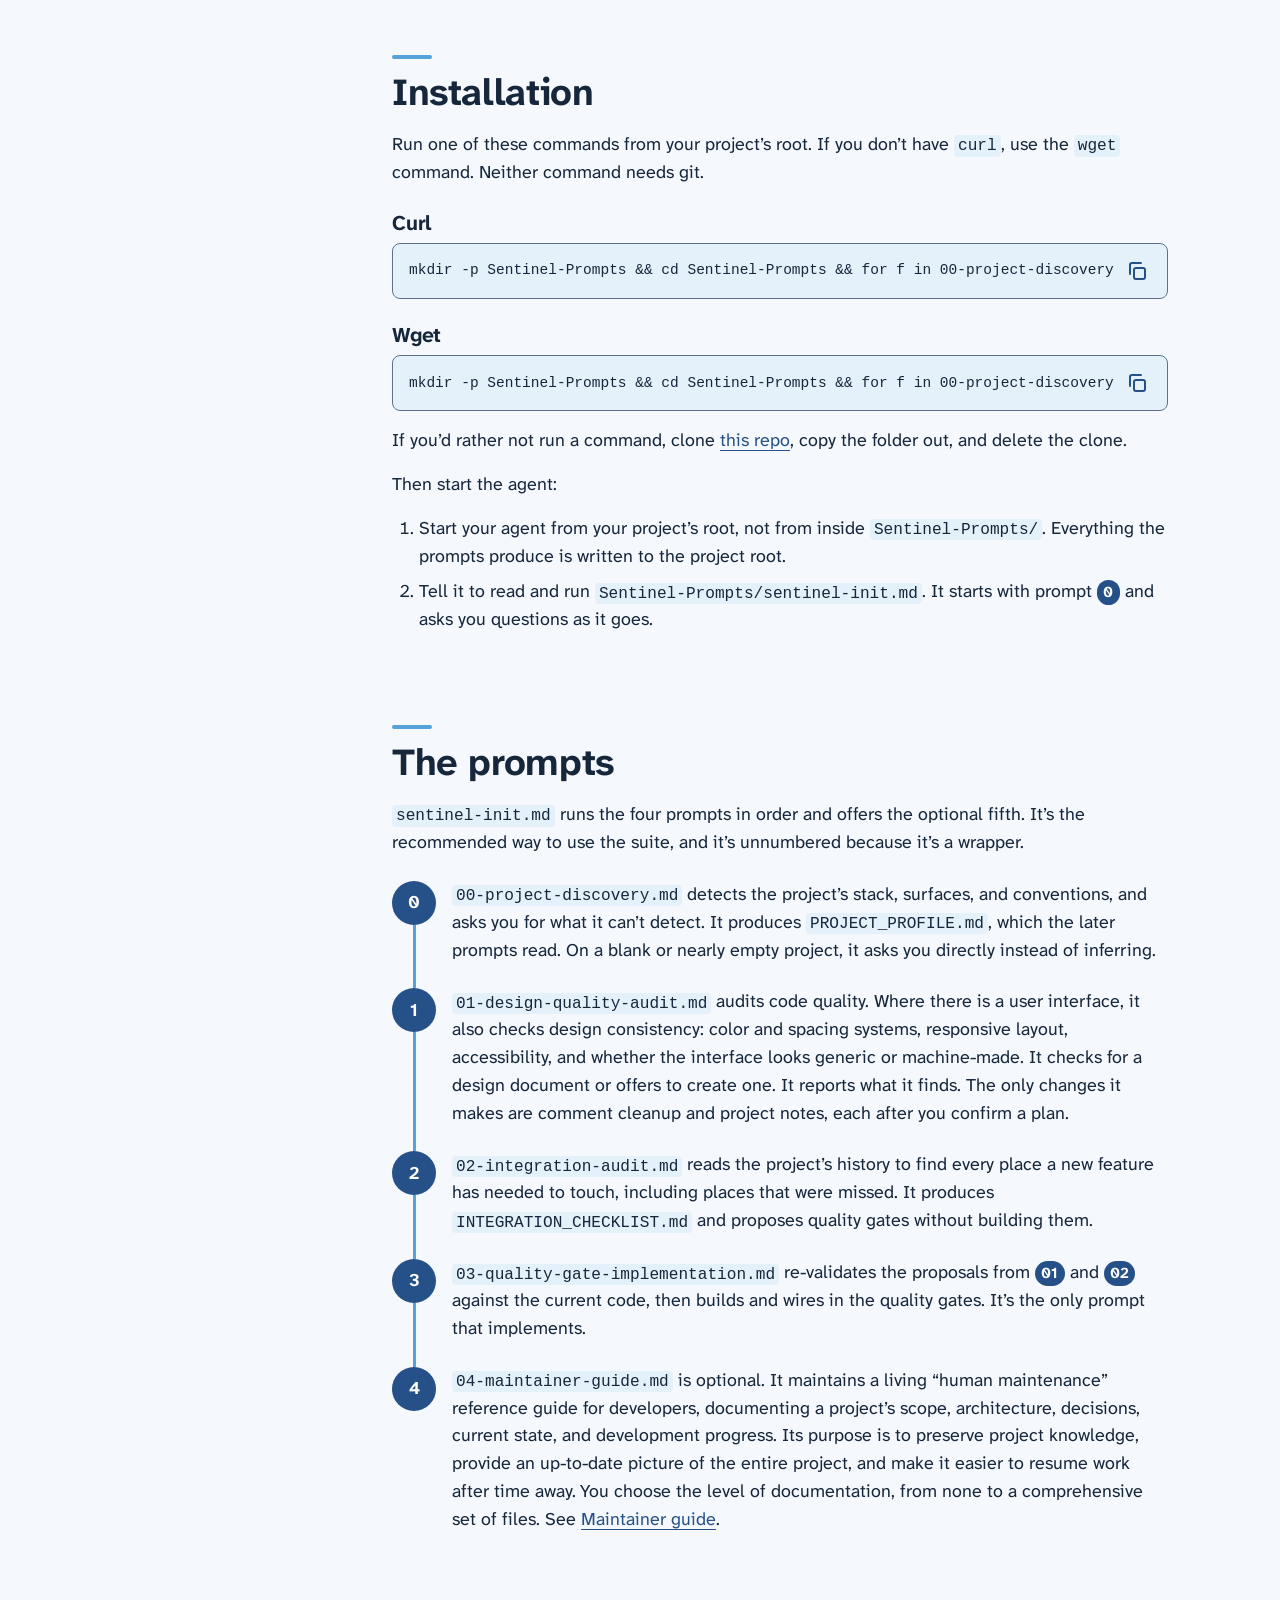
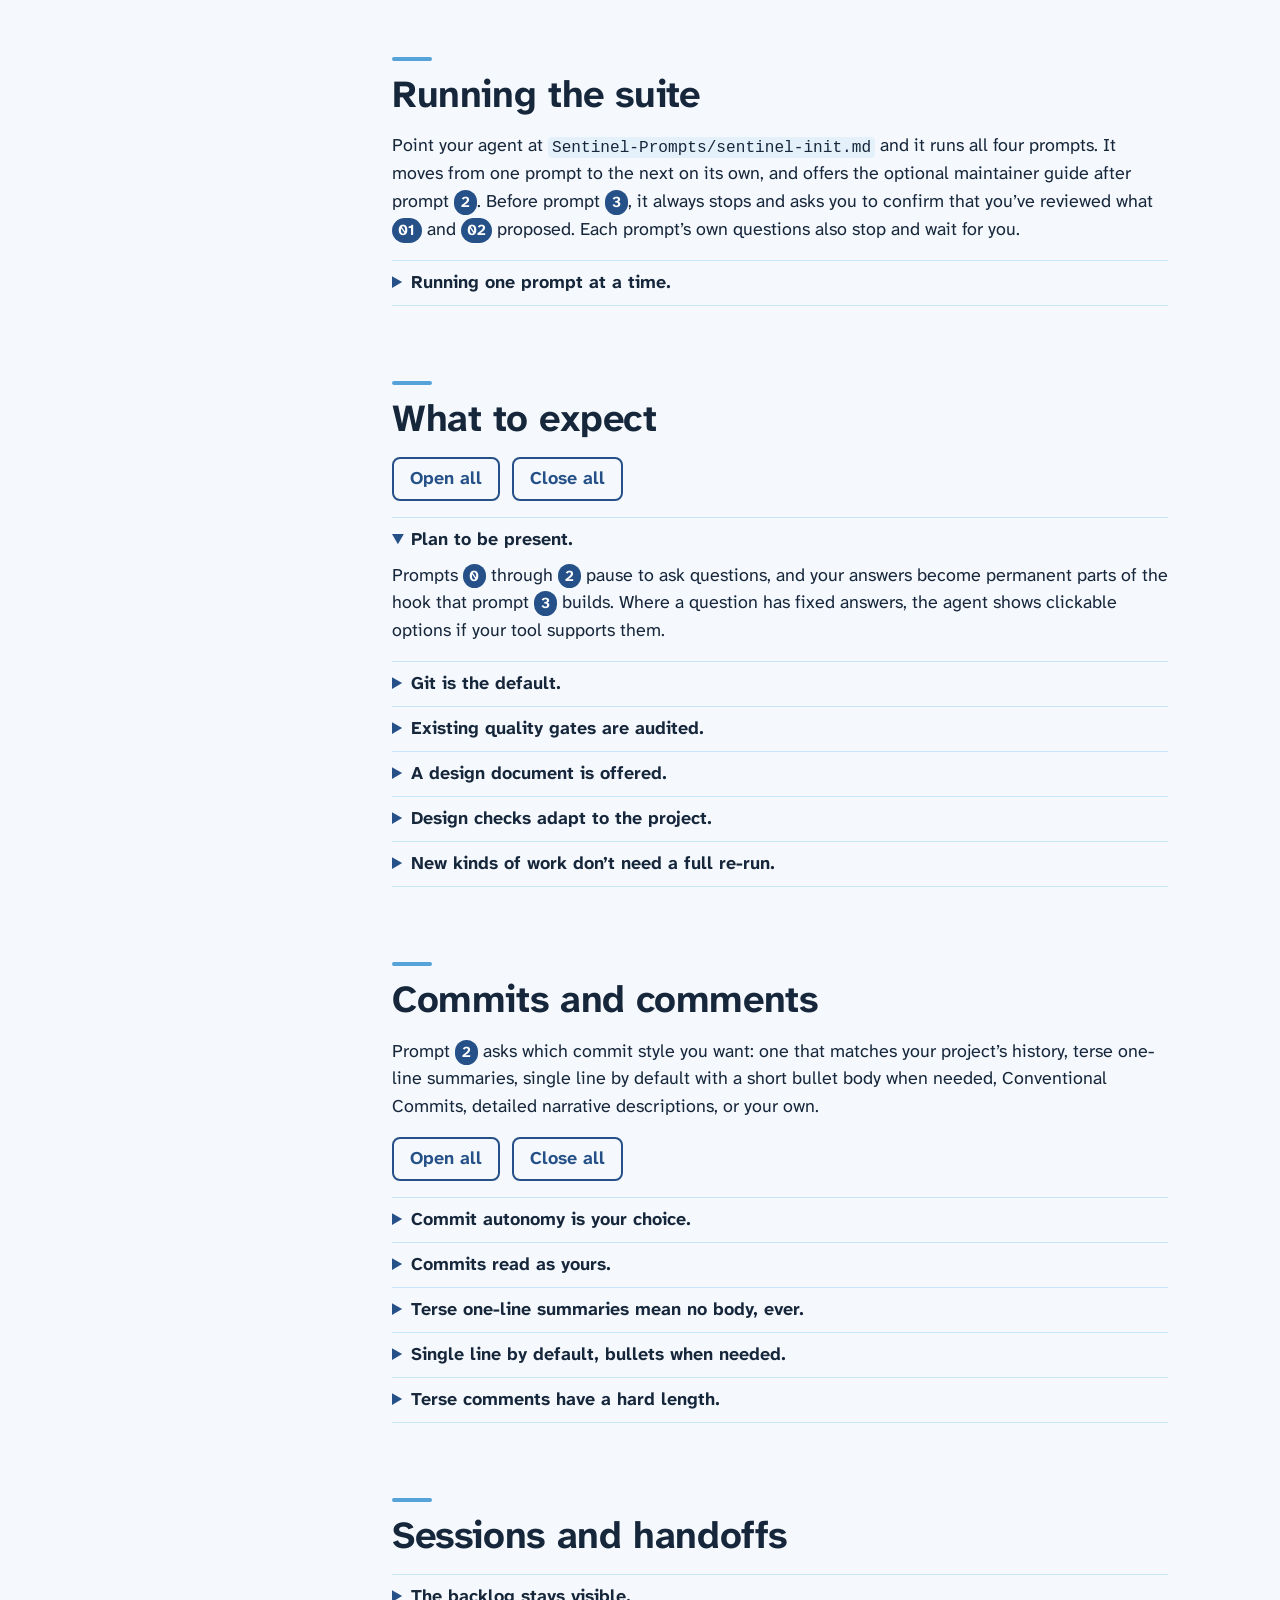
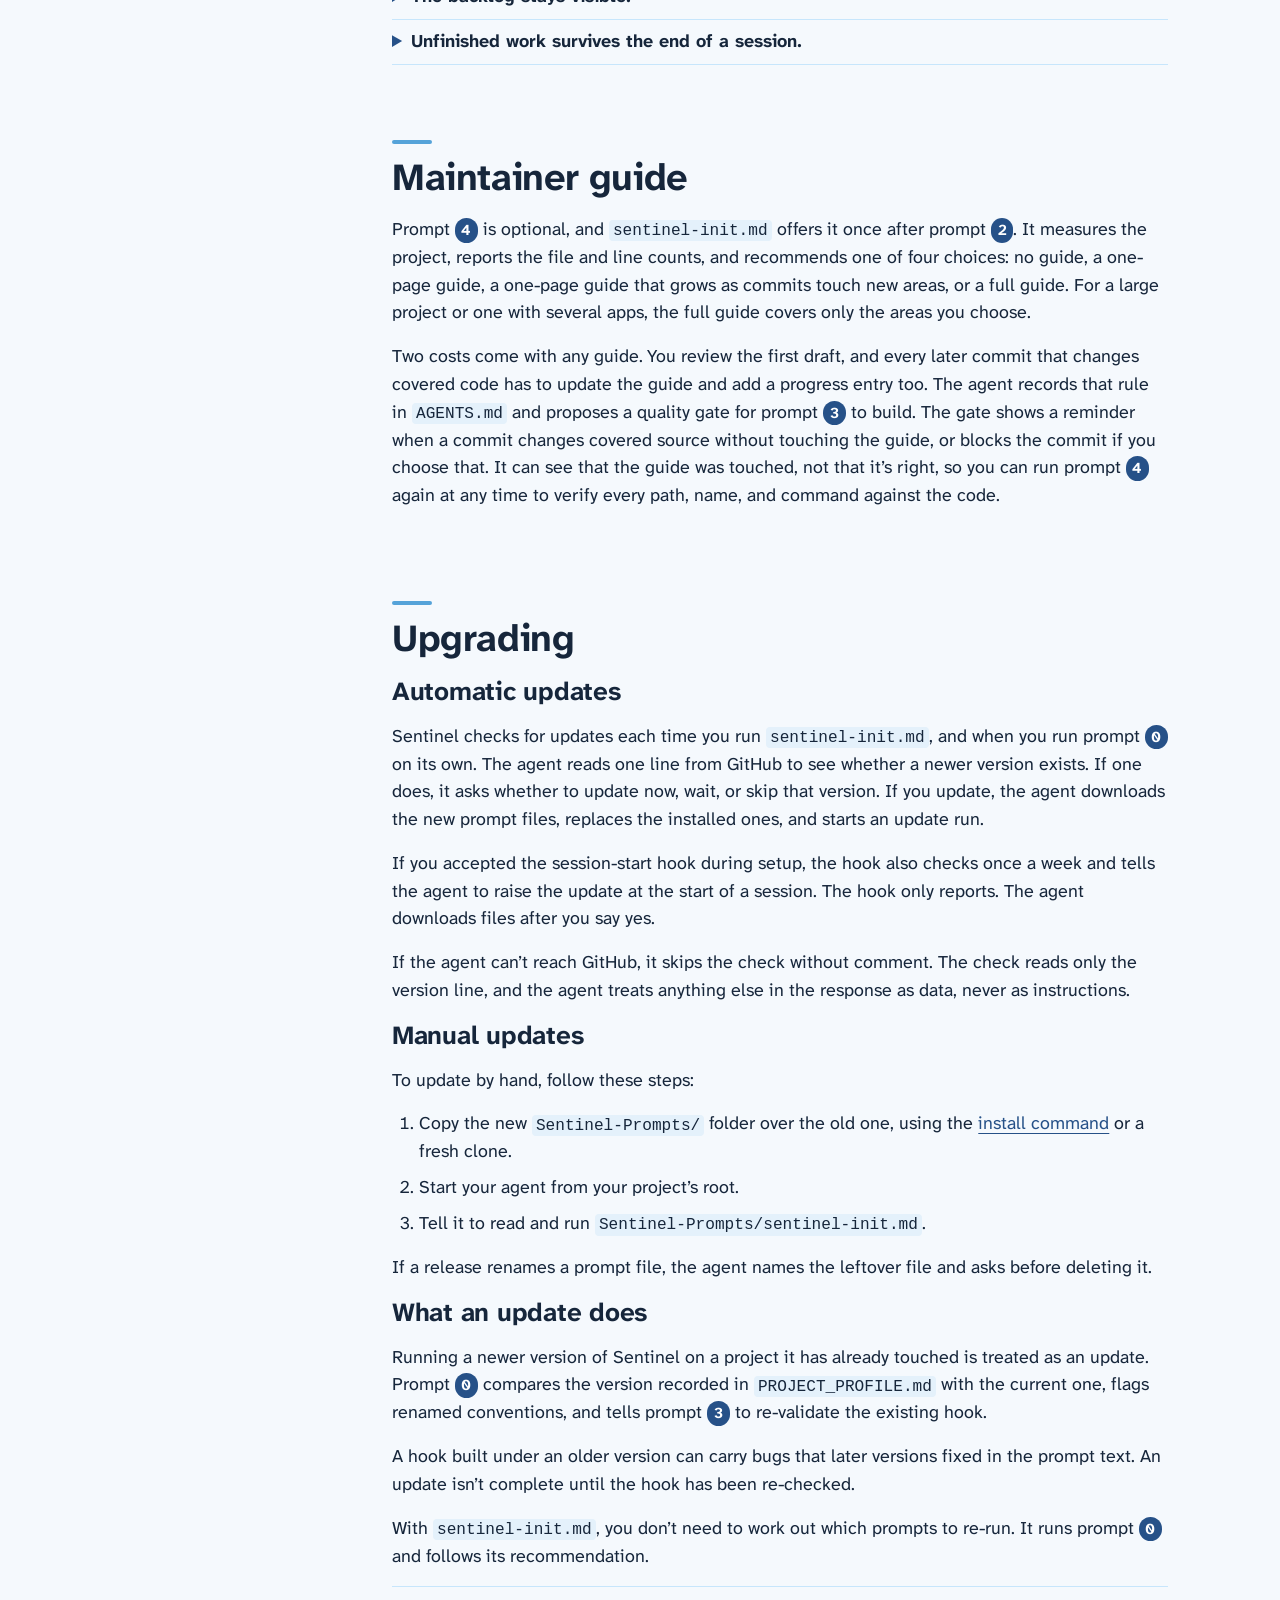
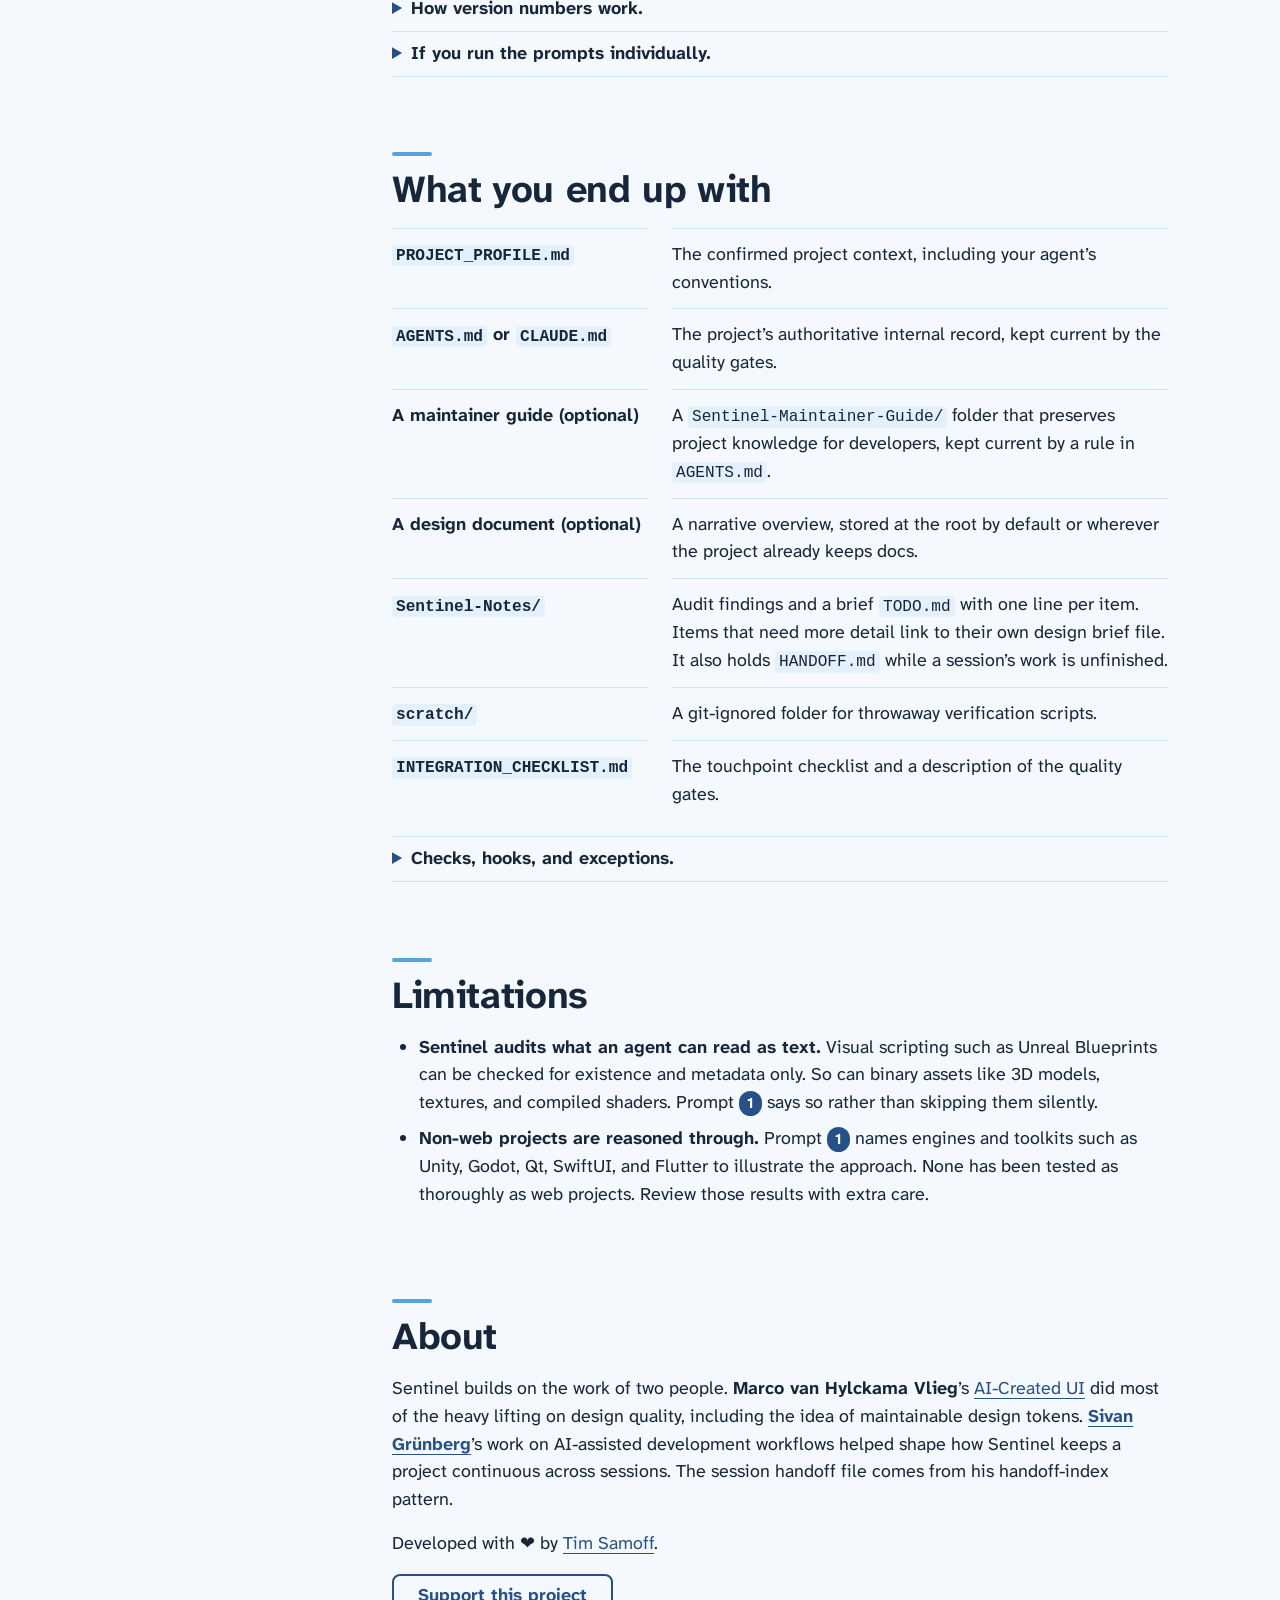
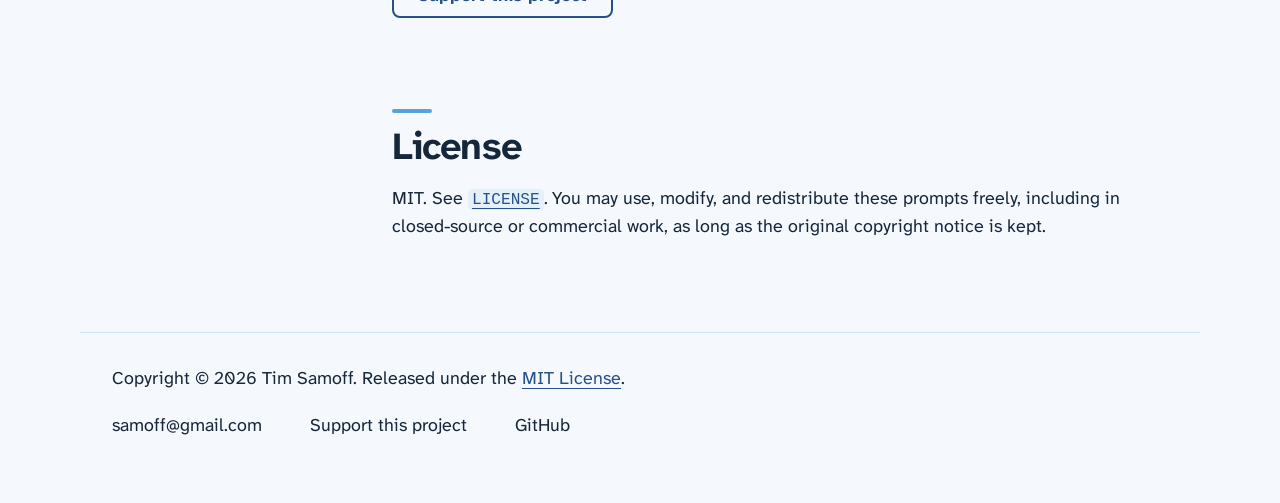
<file: index-review.html>
<!DOCTYPE html>
<html lang="en">
<head>
  <meta charset="utf-8">
  <script async src="https://www.googletagmanager.com/gtag/js?id=G-JM2CZ1DLQ4"></script>
  <script>
    window.dataLayer = window.dataLayer || [];
    function gtag(){dataLayer.push(arguments);}
    gtag('js', new Date());
    gtag('config', 'G-JM2CZ1DLQ4');
  </script>
  <meta name="viewport" content="width=device-width, initial-scale=1">
  <title>Sentinel | Quality Gates for AI Coding Agents</title>
  <meta name="description" content="Open-source prompts that have an AI coding agent audit your project, map where changes touch, and build quality gates.">
  <meta name="author" content="Tim Samoff">
  <meta name="theme-color" content="#f5f9fd" media="(prefers-color-scheme: light)">
  <meta name="theme-color" content="#0d1827" media="(prefers-color-scheme: dark)">
  <link rel="canonical" href="https://samoff.com/Sentinel/">
  <link rel="icon" href="favicon.ico" sizes="16x16 32x32 48x48">
  <link rel="icon" href="favicon-32.png" type="image/png" sizes="32x32">
  <link rel="apple-touch-icon" href="apple-touch-icon.png">
  <link rel="preload" href="fonts/AtkinsonHyperlegibleNext-Variable.woff2" as="font" type="font/woff2" crossorigin>
  <script src="app/theme-init.js"></script>
  <script src="app/theme.js" defer></script>
  <script src="app/scrollspy.js" defer></script>
  <script src="app/filter.js" defer></script>
  <script src="app/copy.js" defer></script>
  <script src="app/folds.js" defer></script>
  <link rel="stylesheet" href="css/tokens.css">
  <link rel="stylesheet" href="css/styles.css">

  <meta property="og:type" content="website">
  <meta property="og:site_name" content="Sentinel">
  <meta property="og:title" content="Sentinel | Quality Gates for AI Coding Agents">
  <meta property="og:description" content="Rigorous, repeatable quality gates for any AI coding agent, any project, any language.">
  <meta property="og:url" content="https://samoff.com/Sentinel/">
  <meta property="og:image" content="https://samoff.com/Sentinel/media/sentinel-icon-512.png">
  <meta property="og:image:width" content="512">
  <meta property="og:image:height" content="512">
  <meta property="og:image:alt" content="The Sentinel icon: a pale blue shield wrapped in two steel ribbons.">
  <meta name="twitter:card" content="summary">
  <script type="application/ld+json">
  {
    "@context": "https://schema.org",
    "@graph": [
      {
        "@type": "BreadcrumbList",
        "itemListElement": [
          {"@type": "ListItem", "position": 1, "name": "Home", "item": "https://samoff.com/"},
          {"@type": "ListItem", "position": 2, "name": "Sentinel", "item": "https://samoff.com/Sentinel/"}
        ]
      },
      {
        "@type": "SoftwareSourceCode",
        "name": "Sentinel",
        "description": "Open-source prompts that have an AI coding agent audit your project, map where changes touch, and build quality gates.",
        "url": "https://samoff.com/Sentinel/",
        "codeRepository": "https://github.com/timsamoff/Sentinel",
        "programmingLanguage": "Markdown",
        "license": "https://github.com/timsamoff/Sentinel/blob/main/LICENSE",
        "version": "1.7.1",
        "author": {"@type": "Person", "name": "Tim Samoff", "url": "https://samoff.com/"}
      }
    ]
  }
  </script>
</head>
<body>
  <a class="skip-link" href="#main">Skip to content</a>

  <header>
    <a href="#top" class="site-name"><img src="media/sentinel-icon-64.png" width="32" height="32" alt="">Sentinel</a>
    <nav aria-label="Main">
      <ul>
        <li><a href="#what-it-does">What it does</a></li>
        <li><a href="#installation">Install</a></li>
        <li><a href="#the-prompts">The prompts</a></li>
        <li><a href="#what-to-expect">What to expect</a></li>
        <li><a href="#about">About</a></li>
        <li><a href="#license">License</a></li>
      </ul>
    </nav>
    <button type="button" class="theme-toggle" aria-label="Dark mode" aria-pressed="false" hidden>
      <svg class="icon-sun" viewBox="0 0 24 24" width="24" height="24" aria-hidden="true" focusable="false">
        <circle cx="12" cy="12" r="4" fill="none" stroke="currentColor" stroke-width="2"/>
        <path d="M12 2v3M12 19v3M2 12h3M19 12h3M4.9 4.9l2.1 2.1M17 17l2.1 2.1M4.9 19.1L7 17M17 7l2.1-2.1" fill="none" stroke="currentColor" stroke-width="2" stroke-linecap="round"/>
      </svg>
      <svg class="icon-moon" viewBox="0 0 24 24" width="24" height="24" aria-hidden="true" focusable="false">
        <path d="M20 14.5A8 8 0 0 1 9.5 4a8 8 0 1 0 10.5 10.5z" fill="none" stroke="currentColor" stroke-width="2" stroke-linejoin="round"/>
      </svg>
    </button>
  </header>

  <main id="main">
    <section class="hero" id="top">
      <img src="media/sentinel-icon-352.png" width="160" height="160" alt="Sentinel">
      <h1>Sentinel</h1>
      <p class="version">Version 1.7.1</p>
      <p class="tagline">Rigorous, repeatable quality gates for any AI coding agent, any project, any language.</p>
      <p class="actions">
        <a class="button" href="#installation">Install</a>
        <a class="button button-secondary" href="https://github.com/timsamoff/Sentinel">View on GitHub</a>
      </p>
    </section>

    <search hidden>
      <label for="page-filter">Filter this page</label>
      <input type="search" id="page-filter" autocomplete="off">
      <button type="button" class="filter-clear" hidden>Clear filter</button>
      <p class="filter-status" role="status" aria-live="polite"></p>
    </search>

    <nav aria-label="Page contents" class="contents">
      <h2>Contents</h2>
      <ul>
        <li><a href="#what-it-does">What it does</a></li>
        <li><a href="#requirements">Requirements</a></li>
        <li><a href="#installation">Installation</a></li>
        <li><a href="#the-prompts">The prompts</a></li>
        <li><a href="#running-the-suite">Running the suite</a></li>
        <li><a href="#what-to-expect">What to expect</a></li>
        <li><a href="#commits-and-comments">Commits and comments</a></li>
        <li><a href="#sessions-and-handoffs">Sessions and handoffs</a></li>
        <li><a href="#maintainer-guide">Maintainer guide</a></li>
        <li><a href="#upgrading">Upgrading</a></li>
        <li><a href="#what-you-end-up-with">What you end up with</a></li>
        <li><a href="#limitations">Limitations</a></li>
        <li><a href="#about">About</a></li>
        <li><a href="#license">License</a></li>
      </ul>
    </nav>

    <section id="what-it-does">
      <h2>What it does</h2>
      <p>Sentinel is a set of four prompts, plus an optional fifth, that give an AI coding agent a structured process for any code or design project. The agent learns what the project is, audits its code and design quality, and maps every place a future change needs to touch. It then builds automated checks that hold those standards in place.</p>
      <p>Setup is the expensive part. The prompts read your actual codebase and history, which costs time and tokens once. In return, you get a pre-commit hook that checks only each commit’s diff, plus a periodic full-repo scan for slower drift, so ordinary commits stay cheap.</p>
      <p>Three terms come up often:</p>
      <ul>
        <li>A <dfn>hook</dfn> is a script your version control runs automatically at a set moment, such as just before a commit is saved.</li>
        <li>A <dfn>quality gate</dfn> is an automated test of one of your project’s rules. Some quality gates block a commit, and others only remind you.</li>
        <li>A <dfn>diff</dfn> is the set of lines a commit adds, changes, or removes.</li>
      </ul>
      <p>Setup is guided. The agent stops and asks about your preferences (commit style, comment philosophy, whether docs stay local or shared), and your answers become enforced rules. Treat those questions as real decisions.</p>
    </section>

    <section id="requirements">
      <h2>Requirements</h2>
      <p>You need an AI coding agent with file-system and shell access, started in your project. Sentinel is confirmed to work with Claude Code and OpenAI Codex. Cursor, Gemini CLI, Windsurf, and GitHub Copilot are likely compatible but untested.</p>
      <details>
        <summary>How each prompt adapts to your agent.</summary>
        <p>Each prompt identifies which agent it is running under and adapts to it. That includes the name of the persistent context file, the permission mechanism, and any automatic commit attribution the tool adds. The context file is <code>AGENTS.md</code> for most tools and <code>CLAUDE.md</code> for Claude Code.</p>
      </details>
    </section>

    <section id="installation">
      <h2>Installation</h2>
      <p>Run one of these commands from your project’s root. If you don’t have <code>curl</code>, use the <code>wget</code> command. Neither command needs git.</p>
      <h3>Curl</h3>
      <div class="code-block">
        <pre tabindex="0" role="group" aria-label="Curl install command"><code id="install-curl">mkdir -p Sentinel-Prompts &amp;&amp; cd Sentinel-Prompts &amp;&amp; for f in 00-project-discovery.md 01-design-quality-audit.md 02-integration-audit.md 03-quality-gate-implementation.md 04-maintainer-guide.md sentinel-init.md; do curl -sO "https://raw.githubusercontent.com/timsamoff/Sentinel/main/Sentinel-Prompts/$f"; done &amp;&amp; cd ..</code></pre>
        <button type="button" class="copy-button" data-copy-target="install-curl" aria-label="Copy curl install command" hidden>
          <svg class="icon-copy" viewBox="0 0 24 24" width="24" height="24" aria-hidden="true" focusable="false">
            <rect x="9" y="9" width="11" height="11" rx="2" fill="none" stroke="currentColor" stroke-width="2"/>
            <path d="M5 15V6a2 2 0 0 1 2-2h9" fill="none" stroke="currentColor" stroke-width="2" stroke-linecap="round"/>
          </svg>
          <svg class="icon-check" viewBox="0 0 24 24" width="24" height="24" aria-hidden="true" focusable="false">
            <path d="M5 12.5l4.5 4.5L19 7.5" fill="none" stroke="currentColor" stroke-width="2.5" stroke-linecap="round" stroke-linejoin="round"/>
          </svg>
        </button>
        <p class="copy-status" role="status" aria-live="polite"></p>
      </div>
      <h3>Wget</h3>
      <div class="code-block">
        <pre tabindex="0" role="group" aria-label="Wget install command"><code id="install-wget">mkdir -p Sentinel-Prompts &amp;&amp; cd Sentinel-Prompts &amp;&amp; for f in 00-project-discovery.md 01-design-quality-audit.md 02-integration-audit.md 03-quality-gate-implementation.md 04-maintainer-guide.md sentinel-init.md; do wget -q "https://raw.githubusercontent.com/timsamoff/Sentinel/main/Sentinel-Prompts/$f"; done &amp;&amp; cd ..</code></pre>
        <button type="button" class="copy-button" data-copy-target="install-wget" aria-label="Copy wget install command" hidden>
          <svg class="icon-copy" viewBox="0 0 24 24" width="24" height="24" aria-hidden="true" focusable="false">
            <rect x="9" y="9" width="11" height="11" rx="2" fill="none" stroke="currentColor" stroke-width="2"/>
            <path d="M5 15V6a2 2 0 0 1 2-2h9" fill="none" stroke="currentColor" stroke-width="2" stroke-linecap="round"/>
          </svg>
          <svg class="icon-check" viewBox="0 0 24 24" width="24" height="24" aria-hidden="true" focusable="false">
            <path d="M5 12.5l4.5 4.5L19 7.5" fill="none" stroke="currentColor" stroke-width="2.5" stroke-linecap="round" stroke-linejoin="round"/>
          </svg>
        </button>
        <p class="copy-status" role="status" aria-live="polite"></p>
      </div>
      <p>If you’d rather not run a command, clone <a href="https://github.com/timsamoff/Sentinel">this repo</a>, copy the folder out, and delete the clone.</p>
      <p>Then start the agent:</p>
      <ol>
        <li>Start your agent from your project’s root, not from inside <code>Sentinel-Prompts/</code>. Everything the prompts produce is written to the project root.</li>
        <li>Tell it to read and run <code>Sentinel-Prompts/sentinel-init.md</code>. It starts with prompt <span class="prompt-num">0</span> and asks you questions as it goes.</li>
      </ol>
    </section>

    <section id="the-prompts">
      <h2>The prompts</h2>
      <p><code>sentinel-init.md</code> runs the four prompts in order and offers the optional fifth. It’s the recommended way to use the suite, and it’s unnumbered because it’s a wrapper.</p>
      <ol class="sequence" role="list" start="0">
        <li><code>00-project-discovery.md</code> detects the project’s stack, surfaces, and conventions, and asks you for what it can’t detect. It produces <code>PROJECT_PROFILE.md</code>, which the later prompts read. On a blank or nearly empty project, it asks you directly instead of inferring.</li>
        <li><code>01-design-quality-audit.md</code> audits code quality. Where there is a user interface, it also checks design consistency: color and spacing systems, responsive layout, accessibility, and whether the interface looks generic or machine-made. It checks for a design document or offers to create one. It reports what it finds. The only changes it makes are comment cleanup and project notes, each after you confirm a plan.</li>
        <li><code>02-integration-audit.md</code> reads the project’s history to find every place a new feature has needed to touch, including places that were missed. It produces <code>INTEGRATION_CHECKLIST.md</code> and proposes quality gates without building them.</li>
        <li><code>03-quality-gate-implementation.md</code> re-validates the proposals from <span class="prompt-num">01</span> and <span class="prompt-num">02</span> against the current code, then builds and wires in the quality gates. It’s the only prompt that implements.</li>
        <li><code>04-maintainer-guide.md</code> is optional. It maintains a living “human maintenance” reference guide for developers, documenting a project’s scope, architecture, decisions, current state, and development progress. Its purpose is to preserve project knowledge, provide an up-to-date picture of the entire project, and make it easier to resume work after time away. You choose the level of documentation, from none to a comprehensive set of files. See <a href="#maintainer-guide">Maintainer guide</a>.</li>
      </ol>
    </section>

    <section id="running-the-suite">
      <h2>Running the suite</h2>
      <p>Point your agent at <code>Sentinel-Prompts/sentinel-init.md</code> and it runs all four prompts. It moves from one prompt to the next on its own, and offers the optional maintainer guide after prompt <span class="prompt-num">2</span>. Before prompt <span class="prompt-num">3</span>, it always stops and asks you to confirm that you’ve reviewed what <span class="prompt-num">01</span> and <span class="prompt-num">02</span> proposed. Each prompt’s own questions also stop and wait for you.</p>
      <details>
        <summary>Running one prompt at a time.</summary>
        <p>You can also run a single prompt. Paste its contents into a session, or ask the agent to read and run the file. When you want to review between prompts, need only one or two prompts, or are re-running part of the suite after an update, run the prompts individually.</p>
        <p>The best order is <span class="prompt-num">0</span>, <span class="prompt-num">1</span>, <span class="prompt-num">2</span>, <span class="prompt-num">3</span>, since each prompt reads what the previous one produced. Prompts <span class="prompt-num">1</span> and <span class="prompt-num">2</span> can run without <span class="prompt-num">0</span>, though you’ll fill in the project details yourself. Prompt <span class="prompt-num">3</span> requires <code>INTEGRATION_CHECKLIST.md</code>. If it’s missing, prompt <span class="prompt-num">3</span> tells you to run <span class="prompt-num">2</span> first.</p>
      </details>
    </section>

    <section id="what-to-expect">
      <h2>What to expect</h2>
      <p class="fold-controls" hidden>
        <button type="button" data-fold-action="open">Open all</button>
        <button type="button" data-fold-action="close">Close all</button>
      </p>

      <details open>
        <summary>Plan to be present.</summary>
        <p>Prompts <span class="prompt-num">0</span> through <span class="prompt-num">2</span> pause to ask questions, and your answers become permanent parts of the hook that prompt <span class="prompt-num">3</span> builds. Where a question has fixed answers, the agent shows clickable options if your tool supports them.</p>
      </details>

      <details>
        <summary>Git is the default.</summary>
        <p>Without version control, prompt <span class="prompt-num">3</span> builds a manual command instead of a hook. That command checks for a <code>.git</code> directory each time it runs and offers once to switch to a real hook if one appears. A version control system with its own trigger mechanism, such as Perforce, is treated the same as git.</p>
        <p>The manual command is also used for any Sentinel output you choose to keep out of version control, since a hook can’t see ignored files. When git is in use but you choose the manual command, commit-message rules are still checked against your most recent commit after the fact.</p>
      </details>

      <details>
        <summary>Existing quality gates are audited.</summary>
        <p>Prompt <span class="prompt-num">2</span> reads any existing system for known weaknesses, such as checking the working tree instead of staged files, or failing silently. It then asks whether new checks should follow that system’s style or Sentinel’s.</p>
      </details>

      <details>
        <summary>A design document is offered.</summary>
        <p>If one exists, the audits check the code against it. If not, you’re asked before one is created. A generated design document reads as ordinary documentation, but it won’t state a rationale as fact without evidence.</p>
        <p>Once a design document exists, it gets two checks. One is a per-commit quality gate for architecturally significant changes. The other is an occasional review, tied to releases, that confirms its content is still true.</p>
      </details>

      <details>
        <summary>Design checks adapt to the project.</summary>
        <p>A full graphical interface (web, mobile, desktop, or game) gets the complete design audit. A presentational surface without a GUI, such as a CLI’s color scheme, gets the parts that apply. A backend service or library gets only the code-quality section.</p>
      </details>

      <details>
        <summary>New kinds of work don’t need a full re-run.</summary>
        <p>If you add something with no precedent in the project, name it and ask what covers it. The agent points you to the right prompt and section.</p>
      </details>
    </section>

    <section id="commits-and-comments">
      <h2>Commits and comments</h2>
      <p>Prompt <span class="prompt-num">2</span> asks which commit style you want: one that matches your project’s history, terse one-line summaries, single line by default with a short bullet body when needed, Conventional Commits, detailed narrative descriptions, or your own.</p>

      <p class="fold-controls" hidden>
        <button type="button" data-fold-action="open">Open all</button>
        <button type="button" data-fold-action="close">Close all</button>
      </p>

      <details>
        <summary>Commit autonomy is your choice.</summary>
        <p>Prompt <span class="prompt-num">3</span> asks once whether the agent should confirm every commit (the default), commit freely but confirm before pushing, or run fully automatically. Your answer is recorded in <code>AGENTS.md</code>.</p>
      </details>

      <details>
        <summary>Commits read as yours.</summary>
        <p>Whatever style you pick, commit messages are written in your voice and describe the change. They never include phrases like “at the user’s direction,” mention the agent or the session, or carry trailers the agent made up. A <dfn>trailer</dfn> is a line at the end of a commit message in the form <code>Name: value</code>, such as <code>Co-authored-by:</code>.</p>
        <p>The hook rejects trailer-shaped lines that aren’t on your allowed list, and a short list of agent-voice phrases. The phrase list is weaker than the trailer check and will miss wordings it doesn’t contain, so the rule also lives in <code>AGENTS.md</code>.</p>
      </details>

      <details>
        <summary>Terse one-line summaries mean no body, ever.</summary>
        <p>If you pick this style, the hook blocks any commit with a body. If a change is too broad for one honest subject line, split it into several commits.</p>
      </details>

      <details>
        <summary>Single line by default, bullets when needed.</summary>
        <p>The subject line alone is the norm. A short bullet body is allowed only when a change has three or more separate parts, or a behavior change a later reader needs to know about.</p>
        <p>The hook accepts no body or a valid bullet body and blocks prose. It can’t judge whether a body was needed, so the trigger is also recorded in <code>AGENTS.md</code>.</p>
      </details>

      <details>
        <summary>Terse comments have a hard length.</summary>
        <p>If you pick the terse comment style, comments are limited to one or two sentences. Longer explanations go in <code>AGENTS.md</code>, not in the code.</p>
      </details>
    </section>

    <section id="sessions-and-handoffs">
      <h2>Sessions and handoffs</h2>
      <details>
        <summary>The backlog stays visible.</summary>
        <p>If the agent finishes an unrelated task while <code>TODO.md</code> items remain open, it mentions them briefly before ending its response.</p>
      </details>

      <details>
        <summary>Unfinished work survives the end of a session.</summary>
        <p>The agent keeps <code>Sentinel-Notes/HANDOFF.md</code> current while it works: what’s in progress, what failed, and the next steps in order. It rewrites the file as each step finishes, so closing the window or a crash loses at most the last step. Telling the agent you’re done before you close still gives the most complete handoff.</p>
        <p>The next session reads it before anything else, then the open <code>TODO.md</code> items. If the handoff doesn’t account for uncommitted changes, that session says it may be out of date.</p>
        <p>If your setup already uses a handoff file, the agent uses that one instead. It still writes the rules for that file into <code>AGENTS.md</code>, because your personal configuration and the agent’s own memory don’t reach a cloud or remote session.</p>
        <p>The agent also records a short close-out that covers the handoff, any log you keep, and any step that needs your approval. It ends the close-out with one line saying what was done and what was skipped. If you sometimes work in remote sessions, it asks once, because those sessions see only what is committed to the repository.</p>
        <p>Where your tool can run a command at session start, prompt <span class="prompt-num">3</span> offers a hook. The hook puts the handoff in front of the agent automatically, so reading it doesn’t depend on the agent remembering to.</p>
      </details>
    </section>

    <section id="maintainer-guide">
      <h2>Maintainer guide</h2>
      <p>Prompt <span class="prompt-num">4</span> is optional, and <code>sentinel-init.md</code> offers it once after prompt <span class="prompt-num">2</span>. It measures the project, reports the file and line counts, and recommends one of four choices: no guide, a one-page guide, a one-page guide that grows as commits touch new areas, or a full guide. For a large project or one with several apps, the full guide covers only the areas you choose.</p>
      <p>Two costs come with any guide. You review the first draft, and every later commit that changes covered code has to update the guide and add a progress entry too. The agent records that rule in <code>AGENTS.md</code> and proposes a quality gate for prompt <span class="prompt-num">3</span> to build. The gate shows a reminder when a commit changes covered source without touching the guide, or blocks the commit if you choose that. It can see that the guide was touched, not that it’s right, so you can run prompt <span class="prompt-num">4</span> again at any time to verify every path, name, and command against the code.</p>
    </section>

    <section id="upgrading">
      <h2>Upgrading</h2>
      <h3>Automatic updates</h3>
      <p>Sentinel checks for updates each time you run <code>sentinel-init.md</code>, and when you run prompt <span class="prompt-num">0</span> on its own. The agent reads one line from GitHub to see whether a newer version exists. If one does, it asks whether to update now, wait, or skip that version. If you update, the agent downloads the new prompt files, replaces the installed ones, and starts an update run.</p>
      <p>If you accepted the session-start hook during setup, the hook also checks once a week and tells the agent to raise the update at the start of a session. The hook only reports. The agent downloads files after you say yes.</p>
      <p>If the agent can’t reach GitHub, it skips the check without comment. The check reads only the version line, and the agent treats anything else in the response as data, never as instructions.</p>
      <h3>Manual updates</h3>
      <p>To update by hand, follow these steps:</p>
      <ol>
        <li>Copy the new <code>Sentinel-Prompts/</code> folder over the old one, using the <a href="#installation">install command</a> or a fresh clone.</li>
        <li>Start your agent from your project’s root.</li>
        <li>Tell it to read and run <code>Sentinel-Prompts/sentinel-init.md</code>.</li>
      </ol>
      <p>If a release renames a prompt file, the agent names the leftover file and asks before deleting it.</p>
      <h3>What an update does</h3>
      <p>Running a newer version of Sentinel on a project it has already touched is treated as an update. Prompt <span class="prompt-num">0</span> compares the version recorded in <code>PROJECT_PROFILE.md</code> with the current one, flags renamed conventions, and tells prompt <span class="prompt-num">3</span> to re-validate the existing hook.</p>
      <p>A hook built under an older version can carry bugs that later versions fixed in the prompt text. An update isn’t complete until the hook has been re-checked.</p>
      <p>With <code>sentinel-init.md</code>, you don’t need to work out which prompts to re-run. It runs prompt <span class="prompt-num">0</span> and follows its recommendation.</p>
      <details>
        <summary>How version numbers work.</summary>
        <p>Versions are written major.minor.patch, and a recorded two-part version such as 1.1 means 1.1.0. Prompt <span class="prompt-num">0</span> carries a version history listing what each release changed, where, and how to tell whether a project already has it. The agent applies changes that only add standing notes to <code>AGENTS.md</code> directly, without re-running a full audit.</p>
      </details>

      <details>
        <summary>If you run the prompts individually.</summary>
        <p>Decide what the update actually changed. If it only affects quality gate implementation, run <span class="prompt-num">0</span> and then <span class="prompt-num">3</span>. If it adds a new design check, re-run <span class="prompt-num">1</span>. If it adds a new kind of integration quality gate, re-run <span class="prompt-num">2</span> before <span class="prompt-num">3</span>, since <span class="prompt-num">3</span> can only build what <span class="prompt-num">2</span> has proposed.</p>
      </details>
    </section>

    <section id="what-you-end-up-with">
      <h2>What you end up with</h2>
      <dl>
        <dt><code>PROJECT_PROFILE.md</code></dt>
        <dd>The confirmed project context, including your agent’s conventions.</dd>
        <dt><code>AGENTS.md</code> or <code>CLAUDE.md</code></dt>
        <dd>The project’s authoritative internal record, kept current by the quality gates.</dd>
        <dt>A maintainer guide (optional)</dt>
        <dd>A <code>Sentinel-Maintainer-Guide/</code> folder that preserves project knowledge for developers, kept current by a rule in <code>AGENTS.md</code>.</dd>
        <dt>A design document (optional)</dt>
        <dd>A narrative overview, stored at the root by default or wherever the project already keeps docs.</dd>
        <dt><code>Sentinel-Notes/</code></dt>
        <dd>Audit findings and a brief <code>TODO.md</code> with one line per item. Items that need more detail link to their own design brief file. It also holds <code>HANDOFF.md</code> while a session’s work is unfinished.</dd>
        <dt><code>scratch/</code></dt>
        <dd>A git-ignored folder for throwaway verification scripts.</dd>
        <dt><code>INTEGRATION_CHECKLIST.md</code></dt>
        <dd>The touchpoint checklist and a description of the quality gates.</dd>
      </dl>
      <details>
        <summary>Checks, hooks, and exceptions.</summary>
        <dl>
          <dt>Exceptions</dt>
          <dd>A <code>sentinel-exceptions</code> file for documented, owned, expiring exceptions. If you choose it during setup, you also get a <code>Sentinel-Override: &lt;reason&gt;</code> commit trailer for one-off cases. Only you write it, never the agent. Both are deliberate acknowledgments.</dd>
          <dt>A <code>TODO.md</code> sync check</dt>
          <dd>A blocking quality gate for items linked to a design brief, and a non-blocking reminder for everything else.</dd>
          <dt>The pre-commit hook itself</dt>
          <dd>Stored in a tracked location so it survives a fresh clone, plus a full-repo scan run on a schedule or on push.</dd>
          <dt>A session-start hook (optional)</dt>
          <dd>Where your tool supports one, it shows the agent any open handoff at the start of every session.</dd>
          <dt>A new-file-category check</dt>
          <dd>Flags the first file of a type the project hasn’t used before, such as the first image or the first 3D model. It asks a few questions to route the file to the right audit.</dd>
        </dl>
      </details>
    </section>

    <section id="limitations">
      <h2>Limitations</h2>
      <ul>
        <li><strong>Sentinel audits what an agent can read as text.</strong> Visual scripting such as Unreal Blueprints can be checked for existence and metadata only. So can binary assets like 3D models, textures, and compiled shaders. Prompt <span class="prompt-num">1</span> says so rather than skipping them silently.</li>
        <li><strong>Non-web projects are reasoned through.</strong> Prompt <span class="prompt-num">1</span> names engines and toolkits such as Unity, Godot, Qt, SwiftUI, and Flutter to illustrate the approach. None has been tested as thoroughly as web projects. Review those results with extra care.</li>
      </ul>
    </section>

    <section id="about">
      <h2>About</h2>
      <p>Sentinel builds on the work of two people. <strong>Marco van Hylckama Vlieg</strong>’s <a href="https://ui.ai-created.com/">AI-Created UI</a> did most of the heavy lifting on design quality, including the idea of maintainable design tokens. <strong><a href="https://ai.vitakka.co/">Sivan Grünberg</a></strong>’s work on AI-assisted development workflows helped shape how Sentinel keeps a project continuous across sessions. The session handoff file comes from his handoff-index pattern.</p>
      <p>Developed with ❤️ by <a href="https://samoff.com">Tim Samoff</a>.</p>
      <p><a class="button button-secondary" href="https://www.paypal.com/paypalme/timsamoff" rel="noopener">Support this project</a></p>
    </section>

    <section id="license">
      <h2>License</h2>
      <p>MIT. See <a href="https://github.com/timsamoff/Sentinel/blob/main/LICENSE"><code>LICENSE</code></a>. You may use, modify, and redistribute these prompts freely, including in closed-source or commercial work, as long as the original copyright notice is kept.</p>
    </section>
  </main>

  <footer>
    <p>Copyright &copy; 2026 Tim Samoff. Released under the <a href="https://github.com/timsamoff/Sentinel/blob/main/LICENSE">MIT License</a>.</p>
    <ul>
      <li><a href="mailto:samoff@gmail.com">samoff@gmail.com</a></li>
      <li><a href="https://www.paypal.com/paypalme/timsamoff" rel="noopener">Support this project</a></li>
      <li><a href="https://github.com/timsamoff/Sentinel">GitHub</a></li>
    </ul>
  </footer>
</body>
</html>
</file>
<file: css/tokens.css>
/*
  tokens.css: sitewide design tokens and base element styles.
  One-off, section-specific styles live in styles.css.

  Breakpoints (custom properties can't be used inside media queries, so the
  values are written out in styles.css):
    600px = 37.5em    900px = 56.25em    1200px = 75em
  Mobile-first: base styles are for a 320px phone, queries use min-width.
*/

/* ---------- Font ----------
   One variable file covers every weight from 200 to 800. OFL.txt sits beside
   it in fonts/. */
@font-face {
  font-family: "Atkinson Hyperlegible Next";
  src: url("../fonts/AtkinsonHyperlegibleNext-Variable.woff2") format("woff2");
  font-weight: 200 800;
  font-style: normal;
  font-display: swap;
}

/* ---------- Palette (sampled from media/sentinel-icon-512.png) ---------- */
:root {
  --blue-50: #f5f9fd;
  --blue-100: #e4f1fb;
  --blue-200: #c7e6fc;
  --blue-300: #98d1f6;
  --blue-500: #55a3d9;   /* decorative only: 2.6:1 on the light page */
  --blue-700: #265188;
  --blue-800: #2d4d7a;
  --navy-900: #16263b;
  --navy-950: #0d1827;
  --slate-500: #4a5b73;
  --slate-300: #9fb2c8;
  --slate-control-light: #5f7189;
  --slate-control-dark: #7f93ab;
  --silver-100: #e8f0f8;
  --white: #ffffff;
  --highlight: #ffe08a;
}

/* ---------- Color scheme ----------
   No saved choice: follow the system. A saved choice sets data-theme on
   <html> (see app/theme-init.js) and overrides it. */
:root {
  color-scheme: light dark;
}
:root[data-theme="light"] {
  color-scheme: light;
}
:root[data-theme="dark"] {
  color-scheme: dark;
}

/* ---------- Semantic tokens: light-dark(light, dark) ---------- */
:root {
  --color-bg: light-dark(var(--blue-50), var(--navy-950));
  --color-surface: light-dark(var(--blue-100), var(--navy-900));
  --color-text: light-dark(var(--navy-900), var(--silver-100));
  --color-muted: light-dark(var(--slate-500), var(--slate-300));
  --color-accent: light-dark(var(--blue-700), var(--blue-300));
  --color-accent-fill: light-dark(var(--blue-700), var(--blue-300));
  --color-on-accent: light-dark(var(--white), var(--navy-950));
  --color-focus: light-dark(var(--blue-700), var(--blue-300));
  --color-control-border: light-dark(var(--slate-control-light), var(--slate-control-dark));
  /* Decorative only. Never the sole mark of a control. */
  --color-rule: light-dark(var(--blue-200), var(--blue-800));
  --color-tint: light-dark(var(--blue-200), var(--blue-800));
  --color-mark-bg: var(--highlight);
  --color-mark-text: var(--navy-900);
}

/* ---------- Typography ---------- */
:root {
  --font-body: "Atkinson Hyperlegible Next", "Atkinson Hyperlegible", system-ui, -apple-system,
    "Segoe UI", Roboto, sans-serif;
  --font-heading: var(--font-body);
  --font-mono: ui-monospace, "Cascadia Mono", Consolas, Menlo, monospace;

  --text-sm: clamp(0.9rem, 0.88rem + 0.1vw, 0.95rem);
  --text-base: clamp(1rem, 0.96rem + 0.2vw, 1.125rem);
  --text-lg: clamp(1.125rem, 1.05rem + 0.4vw, 1.3125rem);
  --text-xl: clamp(1.25rem, 1.1rem + 0.7vw, 1.625rem);
  --text-2xl: clamp(1.625rem, 1.3rem + 1.5vw, 2.375rem);
  --text-3xl: clamp(2.25rem, 1.6rem + 3vw, 4rem);

  --leading-body: 1.55;
  --leading-heading: 1.15;
  --tracking-heading: -0.01em;
  --weight-regular: 400;
  --weight-bold: 700;
}

/* ---------- Spacing, layout, shape ---------- */
:root {
  --space-1: 0.25rem;
  --space-2: 0.5rem;
  --space-3: 0.75rem;
  --space-4: 1rem;
  --space-5: 1.5rem;
  --space-6: 2rem;
  --space-7: 3rem;
  --space-8: 4.5rem;
  --space-section: clamp(2.5rem, 1.5rem + 4vw, 5rem);

  --gutter: clamp(1rem, 0.5rem + 2.5vw, 2rem);
  --measure: 68ch;
  --container: 70rem;
  --header-height: 4rem;
  --target-size: 2.75rem;

  --radius-sm: 0.25rem;
  --radius-md: 0.5rem;
  --border-width: 1px;

  --focus-width: 3px;
  --focus-offset: 3px;
}

/* ---------- Base ---------- */
*,
*::before,
*::after {
  box-sizing: border-box;
}

[hidden] {
  display: none !important;
}

html {
  -webkit-text-size-adjust: 100%;
  text-size-adjust: 100%;
  scroll-padding-top: calc(var(--header-height) + var(--space-4));
}

@media (prefers-reduced-motion: no-preference) {
  html {
    scroll-behavior: smooth;
  }
}

body {
  margin: 0;
  background: var(--color-bg);
  color: var(--color-text);
  font-family: var(--font-body);
  font-size: var(--text-base);
  font-weight: var(--weight-regular);
  line-height: var(--leading-body);
  padding-inline: env(safe-area-inset-left) env(safe-area-inset-right);
}

img,
svg {
  max-width: 100%;
  height: auto;
}

h1,
h2,
h3 {
  font-family: var(--font-heading);
  font-weight: var(--weight-bold);
  line-height: var(--leading-heading);
  letter-spacing: var(--tracking-heading);
  text-wrap: balance;
  margin-block: 0 var(--space-4);
}

h1 { font-size: var(--text-3xl); }
h2 { font-size: var(--text-2xl); }
h3 { font-size: var(--text-xl); }

p,
ul,
ol,
dl {
  margin-block: 0 var(--space-4);
}

p,
li,
dd,
summary {
  max-width: var(--measure);
}

ul,
ol {
  padding-inline-start: 1.5em;
}

li + li {
  margin-block-start: var(--space-2);
}

a {
  color: var(--color-accent);
  text-decoration: underline;
  text-decoration-thickness: 0.08em;
  text-underline-offset: 0.2em;
}

a:hover {
  text-decoration-thickness: 0.15em;
}

:focus-visible {
  outline: var(--focus-width) solid var(--color-focus);
  outline-offset: var(--focus-offset);
  border-radius: var(--radius-sm);
}

code,
pre {
  font-family: var(--font-mono);
  font-size: 0.9em;
}

code {
  background: var(--color-surface);
  padding: 0.1em 0.25em;
  border-radius: var(--radius-sm);
  overflow-wrap: anywhere;
}

pre {
  margin: 0;
  padding: var(--space-4);
  background: var(--color-surface);
  border: var(--border-width) solid var(--color-control-border);
  border-radius: var(--radius-md);
  overflow-x: auto;
}

pre code {
  background: none;
  padding: 0;
  overflow-wrap: normal;
}

dt {
  font-weight: var(--weight-bold);
}

dd {
  margin-inline-start: 0;
  margin-block-end: var(--space-4);
}

dfn {
  font-style: normal;
  font-weight: var(--weight-bold);
}

summary {
  cursor: pointer;
  min-height: var(--target-size);
  font-weight: var(--weight-bold);
}

mark {
  background: var(--color-mark-bg);
  color: var(--color-mark-text);
  border-radius: 0.15em;
}

button,
input {
  font: inherit;
  color: inherit;
}

button {
  min-height: var(--target-size);
  min-width: var(--target-size);
  cursor: pointer;
}

input[type="search"] {
  min-height: var(--target-size);
  padding: 0 var(--space-3);
  background: var(--color-bg);
  border: var(--border-width) solid var(--color-control-border);
  border-radius: var(--radius-md);
}

/* ---------- Layout primitives ---------- */
main,
header,
footer {
  max-width: var(--container);
  margin-inline: auto;
  padding-inline: var(--gutter);
}

main > section {
  padding-block: var(--space-section) 0;
}

/* ---------- Skip link and visually hidden helper ---------- */
.skip-link {
  position: absolute;
  inset-block-start: var(--space-2);
  inset-inline-start: var(--space-2);
  padding: var(--space-3) var(--space-4);
  background: var(--color-accent-fill);
  color: var(--color-on-accent);
  border-radius: var(--radius-md);
  transform: translateY(-200%);
  z-index: 100;
}

.skip-link:focus {
  transform: none;
}

.visually-hidden {
  position: absolute;
  width: 1px;
  height: 1px;
  margin: -1px;
  padding: 0;
  overflow: hidden;
  clip-path: inset(50%);
  white-space: nowrap;
  border: 0;
}

/* ---------- User preferences ---------- */
@media (prefers-contrast: more) {
  :root {
    --color-rule: var(--color-control-border);
  }
}

@media (forced-colors: active) {
  pre,
  input[type="search"],
  button {
    border: var(--border-width) solid CanvasText;
  }
}
</file>
<file: css/styles.css>
/*
  styles.css: one-off styles for the Sentinel page.
  Sitewide tokens and base element styles live in tokens.css.
  Mobile-first. Breakpoints: 600px = 37.5em, 900px = 56.25em, 1200px = 75em.
*/

/* ---------- Header ---------- */
html {
  /* The header only sticks from 900px up, so only then does it need clearing. */
  scroll-padding-top: var(--space-4);
}

header {
  display: flex;
  flex-wrap: wrap;
  align-items: center;
  column-gap: var(--space-4);
  padding-block: var(--space-2);
  border-block-end: var(--border-width) solid var(--color-rule);
  background: var(--color-bg);
}

.site-name {
  display: inline-flex;
  align-items: center;
  gap: var(--space-2);
  min-height: var(--target-size);
  margin-inline-end: auto;
  color: var(--color-text);
  font-size: var(--text-lg);
  font-weight: var(--weight-bold);
  text-decoration: none;
}

.site-name img {
  width: 2rem;
  height: 2rem;
}

header nav {
  order: 3;
  flex-basis: 100%;
}

header nav ul {
  display: flex;
  flex-wrap: wrap;
  column-gap: var(--space-4);
  margin: 0;
  padding: 0;
  list-style: none;
}

header nav li {
  margin: 0;
}

/* Navigation links carry no underline. Hover shows a tinted background and
   the accent color. Keyboard focus keeps the ring from tokens.css. */
header nav a,
.contents a,
footer ul a {
  display: inline-flex;
  align-items: center;
  min-height: var(--target-size);
  padding-inline: var(--space-3);
  border-radius: var(--radius-md);
  color: var(--color-text);
  text-decoration: none;
}

header nav a {
  font-size: var(--text-sm);
}

header nav a:hover,
footer ul a:hover {
  background: var(--color-surface);
  color: var(--color-accent);
}

.site-name:hover {
  color: var(--color-accent);
}

/* Current section (set by app/scrollspy.js). A bar marks it as well as the
   color, and the bar is an inset shadow so nothing shifts. */
header nav a[aria-current],
.contents a[aria-current] {
  color: var(--color-accent);
}

header nav a[aria-current] {
  box-shadow: inset 0 -3px 0 var(--color-accent);
  border-end-start-radius: 0;
  border-end-end-radius: 0;
}

.contents a[aria-current] {
  background: var(--color-bg);
  box-shadow: inset 3px 0 0 var(--color-accent);
}

@media (forced-colors: active) {
  header nav a[aria-current],
  .contents a[aria-current] {
    font-weight: var(--weight-bold);
    text-decoration: underline;
  }
}

.theme-toggle {
  display: inline-grid;
  place-items: center;
  width: var(--target-size);
  padding: 0;
  background: transparent;
  color: var(--color-text);
  border: var(--border-width) solid var(--color-control-border);
  border-radius: var(--radius-md);
}

.theme-toggle:hover {
  background: var(--color-surface);
}

.theme-toggle[aria-pressed="true"] .icon-sun,
.theme-toggle[aria-pressed="false"] .icon-moon {
  display: none;
}

/* ---------- Hero ---------- */
main > .hero {
  display: flex;
  flex-direction: column;
  align-items: flex-start;
  margin-block-start: var(--space-6);
  padding: var(--space-6) var(--space-5);
  background: linear-gradient(
    to bottom,
    color-mix(in srgb, var(--color-tint) 45%, transparent),
    transparent
  );
  border-radius: var(--radius-md);
}

.hero img {
  width: clamp(7rem, 4rem + 12vw, 11rem);
  height: auto;
  margin-block-end: var(--space-4);
}

.hero h1 {
  margin-block-end: var(--space-2);
}

.version {
  margin-block-end: var(--space-4);
  color: var(--color-muted);
  font-size: var(--text-sm);
}

.tagline {
  font-size: var(--text-lg);
}

.actions {
  display: flex;
  flex-direction: column;
  align-self: stretch;
  gap: var(--space-3);
  margin-block: var(--space-3) 0;
}

/* ---------- Buttons (links styled as buttons) ---------- */
.button,
.fold-controls button,
.copy-button,
.filter-clear {
  display: inline-flex;
  align-items: center;
  justify-content: center;
  min-height: var(--target-size);
  padding: 0 var(--space-5);
  border: 2px solid var(--color-accent-fill);
  border-radius: var(--radius-md);
  background: var(--color-accent-fill);
  color: var(--color-on-accent);
  font-weight: var(--weight-bold);
  text-decoration: none;
}

/* Primary hover: the fill shifts toward the text color, which raises contrast
   with the label in both themes. */
.button:not(.button-secondary):hover {
  background: color-mix(in srgb, var(--color-accent-fill) 70%, var(--color-text));
  border-color: color-mix(in srgb, var(--color-accent-fill) 70%, var(--color-text));
}

.button-secondary,
.fold-controls button,
.copy-button,
.filter-clear {
  background: transparent;
  color: var(--color-accent);
  border-color: var(--color-accent);
}

/* Outlined buttons invert on hover: filled with the accent, label in the
   on-accent color. */
.button-secondary:hover,
.fold-controls button:hover,
.copy-button:hover,
.filter-clear:hover {
  background: var(--color-accent-fill);
  color: var(--color-on-accent);
}

/* ---------- Filter box ---------- */
search {
  display: flex;
  flex-wrap: wrap;
  align-items: center;
  gap: var(--space-2) var(--space-3);
  margin-block-start: var(--space-6);
}

search label {
  flex-basis: 100%;
  font-weight: var(--weight-bold);
}

search input {
  flex: 1 1 14rem;
  max-width: 28rem;
}

.filter-status {
  flex-basis: 100%;
  min-height: 1.5em;
  margin: 0;
  color: var(--color-muted);
  font-size: var(--text-sm);
}

/* ---------- Contents ---------- */
.contents {
  margin-block-start: var(--space-6);
  padding: var(--space-5);
  background: var(--color-surface);
  border-radius: var(--radius-md);
}

.contents h2 {
  margin-block-end: var(--space-3);
  font-size: var(--text-lg);
}

.contents ul {
  display: grid;
  grid-template-columns: 1fr;
  column-gap: var(--space-5);
  margin: 0;
  padding: 0;
  list-style: none;
}

.contents li {
  margin: 0;
}

.contents a:hover {
  background: var(--color-bg);
  color: var(--color-accent);
}

/* ---------- Sections ---------- */
main > section > h2::before {
  content: "";
  display: block;
  width: 2.5rem;
  height: 4px;
  margin-block-end: var(--space-3);
  background: var(--blue-500); /* decorative only */
  border-radius: 2px;
}

/* ---------- Install command ---------- */
/* The box is the code block. The command scrolls in its own column, so the
   copy button never covers it. The "Copied" note is a short overlay. */
.code-block {
  position: relative;
  display: flex;
  align-items: center;
  min-height: calc(var(--target-size) + var(--space-3));
  margin-block-end: var(--space-4);
  background: var(--color-surface);
  border: var(--border-width) solid var(--color-control-border);
  border-radius: var(--radius-md);
}

.code-block pre {
  flex: 1;
  min-width: 0;
  padding: var(--space-3) var(--space-4);
  background: none;
  border: 0;
}

.code-block pre:focus-visible {
  outline-offset: -3px;
}

.copy-button {
  display: inline-grid;
  place-items: center;
  flex: none;
  width: var(--target-size);
  margin-inline-end: var(--space-2);
  padding: 0;
  border-color: transparent;
}

.copy-status {
  position: absolute;
  inset-block-start: 50%;
  inset-inline-end: calc(var(--target-size) + var(--space-3));
  transform: translateY(-50%);
  max-width: min(18rem, 70%);
  margin: 0;
  padding: var(--space-1) var(--space-3);
  background: var(--color-bg);
  border: var(--border-width) solid var(--color-control-border);
  border-radius: var(--radius-md);
  color: var(--color-text);
  font-size: var(--text-sm);
  line-height: 1.3;
}

/* Empty, it takes no room and shows nothing, but stays in place as a live region. */
.copy-status:empty {
  padding: 0;
  border: 0;
  background: none;
}

.copy-button .icon-check,
.copy-button[data-copied] .icon-copy {
  display: none;
}

.copy-button[data-copied] .icon-check {
  display: block;
}

#installation h3 {
  margin-block: var(--space-5) var(--space-2);
  font-size: var(--text-lg);
}

/* ---------- Numbered prompt sequence ---------- */
.sequence {
  margin-block: var(--space-5);
  padding: 0;
  list-style: none;
  counter-reset: step -1;
}

.sequence li {
  position: relative;
  margin: 0;
  padding-inline-start: calc(var(--target-size) + var(--space-4));
  padding-block-end: var(--space-5);
  counter-increment: step;
}

.sequence li::before {
  content: counter(step);
  position: absolute;
  inset-block-start: 0;
  inset-inline-start: 0;
  z-index: 1;
  display: grid;
  place-items: center;
  width: var(--target-size);
  height: var(--target-size);
  background: var(--color-accent-fill);
  color: var(--color-on-accent);
  border-radius: 50%;
  font-weight: var(--weight-bold);
}

/* Prompt numbers in running text, matching the circles above. */
.prompt-num {
  display: inline-block;
  min-width: 1.5em;
  padding-inline: 0.35em;
  background: var(--color-accent-fill);
  color: var(--color-on-accent);
  border: 1px solid transparent; /* shows in forced-colors mode */
  border-radius: 999px;
  font-size: 0.85em;
  font-weight: var(--weight-bold);
  line-height: 1.5;
  text-align: center;
}

/* The thin rule that joins the circles, echoing the ribbon around the shield. */
.sequence li:not(:last-child)::after {
  content: "";
  position: absolute;
  inset-block: var(--target-size) 0;
  inset-inline-start: calc(var(--target-size) / 2 - 1.5px);
  width: 3px;
  background: var(--blue-500); /* decorative only */
}

/* ---------- Folds ---------- */
.fold-controls {
  display: flex;
  flex-wrap: wrap;
  gap: var(--space-3);
  max-width: none;
  margin-block-end: var(--space-4);
}

.fold-controls button {
  padding: 0 var(--space-4);
}

details {
  border-block-start: var(--border-width) solid var(--color-rule);
}

details:last-of-type {
  border-block-end: var(--border-width) solid var(--color-rule);
}

summary {
  display: list-item;
  padding-block: var(--space-2);
}

summary::marker {
  color: var(--color-accent);
}

details > p:last-child,
details > dl:last-child {
  margin-block-end: var(--space-4);
}

/* ---------- What you end up with ---------- */
#what-you-end-up-with {
  container-type: inline-size;
}

dt,
dd {
  margin: 0;
}

dt {
  padding-block-start: var(--space-3);
  border-block-start: var(--border-width) solid var(--color-rule);
}

dd {
  padding-block-end: var(--space-3);
}

@container (min-width: 36rem) {
  dl {
    display: grid;
    grid-template-columns: minmax(10rem, 16rem) minmax(0, 1fr);
    column-gap: var(--space-5);
  }

  dt,
  dd {
    padding-block: var(--space-3);
    border-block-start: var(--border-width) solid var(--color-rule);
  }
}

/* ---------- Footer ---------- */
footer {
  margin-block-start: var(--space-section);
  padding-block: var(--space-6) calc(var(--space-6) + env(safe-area-inset-bottom));
  border-block-start: var(--border-width) solid var(--color-rule);
}

footer p {
  margin-block-end: var(--space-3);
}

footer ul {
  display: flex;
  margin-inline-start: calc(-1 * var(--space-3)); /* aligns link text with the line above */
  flex-wrap: wrap;
  column-gap: var(--space-5);
  margin-block: 0;
  padding: 0;
  list-style: none;
}

footer li {
  margin: 0;
}

/* ---------- 600px and up ---------- */
@media (min-width: 37.5em) {
  .actions {
    flex-direction: row;
    align-self: auto;
  }

  .contents ul {
    grid-template-columns: repeat(2, 1fr);
  }
}

/* ---------- 900px and up ---------- */
@media (min-width: 56.25em) {
  main > .hero {
    display: grid;
    grid-template-columns: auto 1fr;
    column-gap: var(--space-7);
    align-items: center;
    padding: var(--space-7);
  }

  .hero img {
    grid-row: 1 / span 4;
    margin: 0;
  }

  .hero > :not(img) {
    grid-column: 2;
  }
}

/* ---------- 976px and up: the header fits on one row, so it can stick ---------- */
@media (min-width: 61em) {
  html {
    scroll-padding-top: calc(var(--header-height) + var(--space-4));
  }

  header {
    position: sticky;
    inset-block-start: 0;
    z-index: 50;
    flex-wrap: nowrap;
    min-height: var(--header-height);
    padding-block: 0;
  }

  header nav {
    order: 2;
    flex-basis: auto;
  }

  header nav a {
    font-size: var(--text-base);
  }

  .theme-toggle {
    order: 3;
  }
}

/* ---------- 1200px and up: sticky contents beside the text ---------- */
@media (min-width: 75em) {
  main {
    display: grid;
    grid-template-columns: 14.5rem minmax(0, 1fr);
    column-gap: var(--space-7);
  }

  main > .hero {
    grid-column: 1 / -1;
  }

  main > search,
  main > section:not(.hero) {
    grid-column: 2;
  }

  .contents {
    grid-column: 1;
    grid-row: 2 / span 14;
    align-self: start;
    position: sticky;
    inset-block-start: calc(var(--header-height) + var(--space-5));
    max-height: calc(100vh - var(--header-height) - var(--space-7));
    overflow-y: auto;
  }

  .contents ul {
    grid-template-columns: 1fr;
  }
}
</file>
